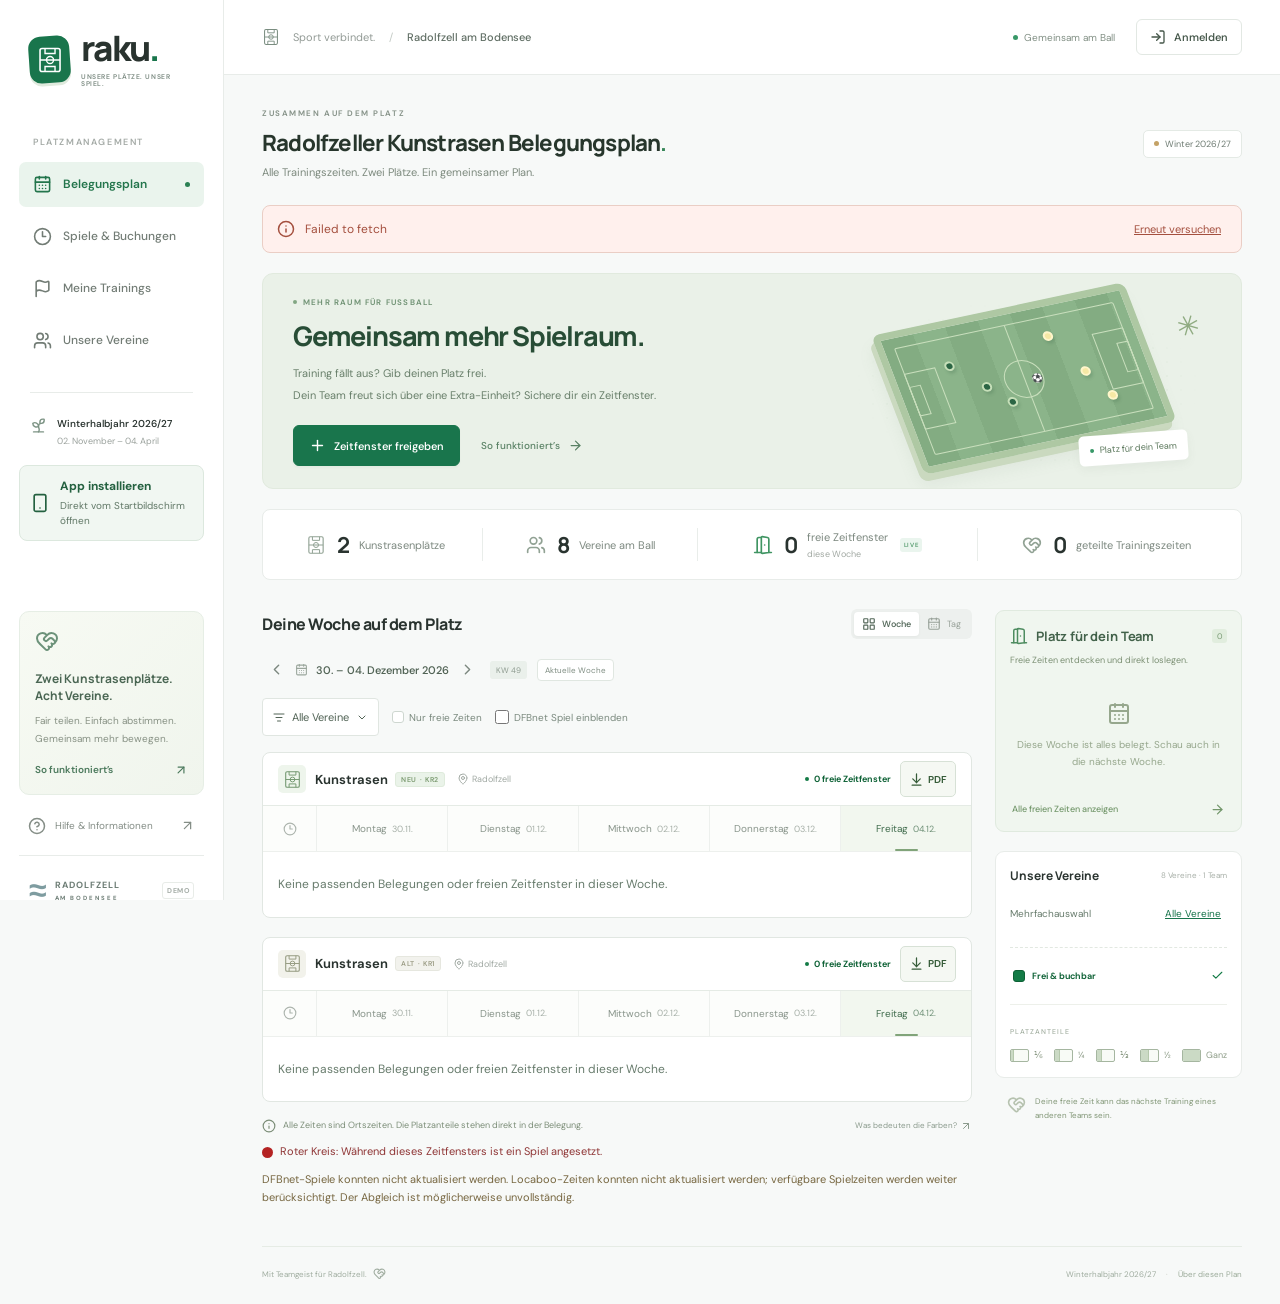
<file: index.html>
<!doctype html>
<html lang="de">
  <head>
    <meta charset="UTF-8" />
    <meta name="viewport" content="width=device-width, initial-scale=1.0" />
    <meta name="theme-color" content="#167647" />
    <meta
      name="description"
      content="Der gemeinsame Kunstrasen-Belegungsplan für Radolfzell. Trainingszeiten finden, freigeben und buchen."
    />
    <link rel="icon" href="/favicon.svg" type="image/svg+xml" />
    <link rel="manifest" href="/manifest.webmanifest" />
    <link
      rel="apple-touch-icon"
      sizes="180x180"
      href="/icons/apple-touch-icon.png"
    />
    <meta name="mobile-web-app-capable" content="yes" />
    <meta name="apple-mobile-web-app-capable" content="yes" />
    <meta name="apple-mobile-web-app-title" content="raku. Plan" />
    <meta name="apple-mobile-web-app-status-bar-style" content="default" />
    <title>Radolfzeller Kunstrasen Belegungsplan</title>
    <script type="module" crossorigin src="/assets/index-mzH3eiSM.js"></script>
    <link rel="stylesheet" crossorigin href="/assets/index-D5mnp-Ts.css">
  </head>
  <body>
    <div id="root"></div>
  </body>
</html>
</file>
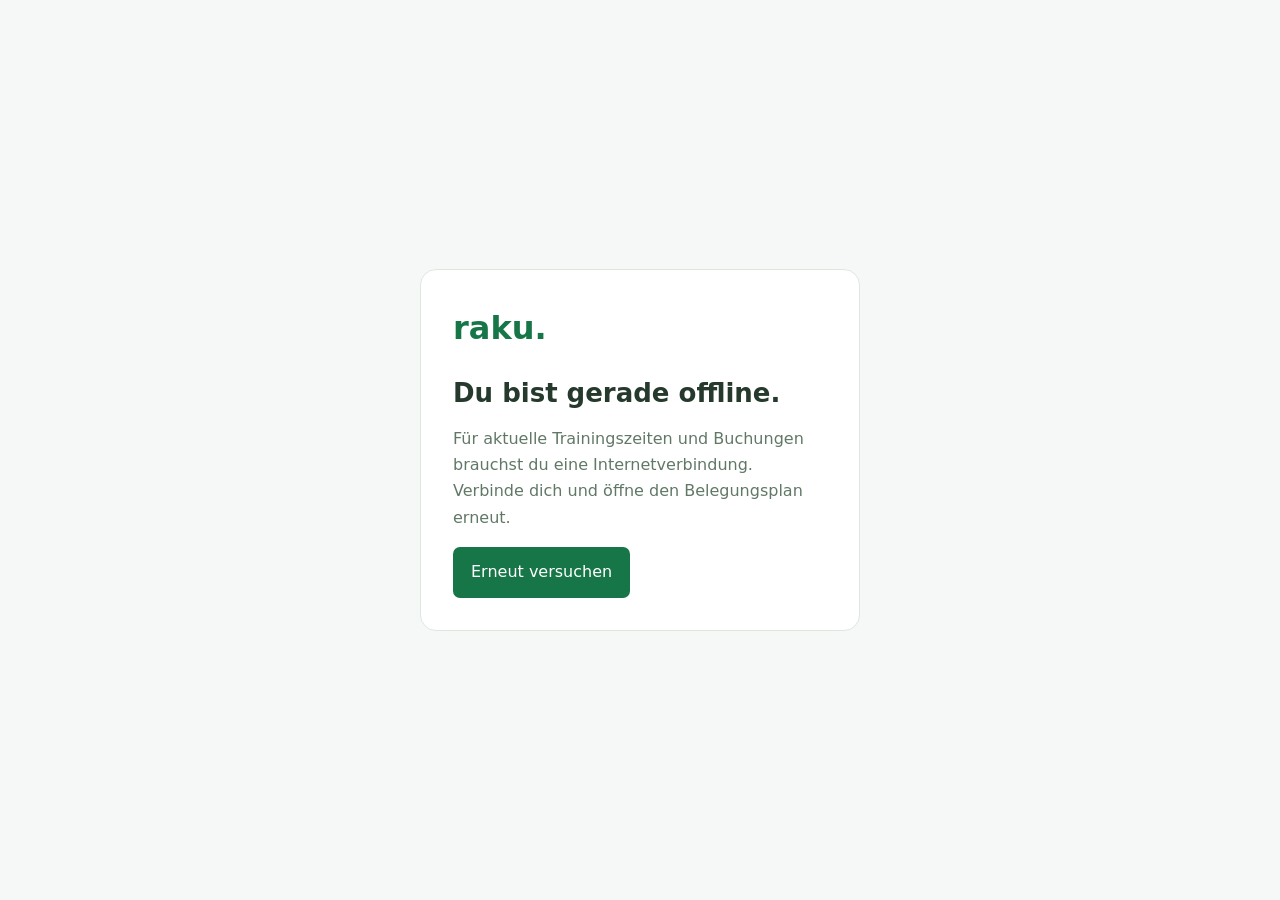
<file: offline.html>
<!doctype html>
<html lang="de">
  <head>
    <meta charset="UTF-8" />
    <meta name="viewport" content="width=device-width, initial-scale=1" />
    <meta name="theme-color" content="#167647" />
    <title>Gerade offline · raku.</title>
    <style>
      * {
        box-sizing: border-box;
      }
      body {
        margin: 0;
        min-height: 100vh;
        display: grid;
        place-items: center;
        padding: 24px;
        background: #f6f8f7;
        color: #25392c;
        font:
          16px/1.65 system-ui,
          sans-serif;
      }
      main {
        width: min(100%, 440px);
        padding: 32px;
        background: white;
        border: 1px solid #dce8de;
        border-radius: 16px;
      }
      .brand {
        color: #167647;
        font-size: 32px;
        font-weight: 800;
        margin: 0;
      }
      h1 {
        font-size: 26px;
        line-height: 1.25;
        margin: 22px 0 16px;
      }
      p {
        color: #617867;
      }
      button {
        min-height: 48px;
        padding: 12px 18px;
        border: 0;
        border-radius: 7px;
        background: #167647;
        color: white;
        font: inherit;
        cursor: pointer;
      }
      button:focus-visible {
        outline: 3px solid #7faa8d;
        outline-offset: 4px;
      }
    </style>
  </head>
  <body>
    <main>
      <p class="brand">raku.</p>
      <h1>Du bist gerade offline.</h1>
      <p>
        Für aktuelle Trainingszeiten und Buchungen brauchst du eine
        Internetverbindung. Verbinde dich und öffne den Belegungsplan erneut.
      </p>
      <button type="button" onclick="window.location.reload()">
        Erneut versuchen
      </button>
    </main>
  </body>
</html>
</file>
<file: assets/index-D5mnp-Ts.css>
.date-field{flex-direction:column;gap:8px;min-width:0;display:flex}.date-control{min-width:0;position:relative}.date-control>input[type=text],.date-control>input[type=password]{font-variant-numeric:tabular-nums;width:100%;min-width:0;padding-right:45px!important}.date-calendar-button,.date-visibility-button{color:#718563;border-radius:0 6px 6px 0;place-items:center;width:34px;display:grid;position:absolute;inset:0 0 0 auto}.date-visibility-button{width:44px}.date-calendar-button:disabled,.date-visibility-button:disabled{opacity:.35;cursor:default}.date-control>.date-native-picker{opacity:0;pointer-events:none;width:100%;height:100%;position:absolute;inset:0}.admin-role-badge{color:#53754b;background:#edf5e7;border:1px solid #dfead7;border-radius:5px;align-items:center;gap:6px;width:max-content;padding:7px 10px;font-size:10px;font-weight:550;display:inline-flex}.pauses-panel-heading{color:#65785c;justify-content:space-between;align-items:center;gap:12px;margin-bottom:18px;font-size:12px;line-height:1.7;display:flex}.pause-series-summary{color:#526a48;background:#f5f8f1;border:1px solid #dfe7d9;border-radius:7px;flex-direction:column;gap:6px;padding:14px;font-size:12px;line-height:1.6;display:flex}.pause-series-summary small{font-size:11px}.booking-exceptions{color:#755b32;overflow-wrap:anywhere;margin-top:12px;font-size:11px;line-height:1.7}.booking-exceptions summary{cursor:pointer;font-weight:600}.booking-exceptions ul{margin:8px 0;padding:0;list-style:none}.booking-exceptions li{flex-direction:column;margin-bottom:8px;display:flex}.keep-bookings-button{white-space:normal;text-align:left;margin-top:12px;line-height:1.6}.preview-dates>.occurrence-reserved{color:#755b32}.series-pauses-panel .pause-series-card>.secondary-button{flex-shrink:0;min-height:44px}.series-pauses-panel .pause-series-card>.secondary-button span{display:inline}.admin-summary{border:1px solid var(--border);background:#fff;border-radius:9px;grid-template-columns:1fr 1fr 1.2fr;margin-bottom:25px;padding:20px;display:grid}.admin-summary>div{border-right:1px solid var(--border);color:#84977d;justify-content:center;align-items:center;gap:11px;font-size:11px;display:flex}.admin-summary>div:last-child{border:0}.admin-summary>div>strong{font-family:var(--heading);color:#42583a;font-size:24px;font-weight:650}.admin-summary span strong{color:#657c5c;font-size:12px;font-weight:600}.admin-summary small{color:#94a48a;margin-top:5px;font-size:9px;display:block}.admin-tabs{border-bottom:1px solid #dfe7dc;gap:24px;margin-bottom:23px;display:flex}.admin-tabs button{color:#91a084;border-bottom:2px solid #0000;align-items:center;gap:8px;padding:12px 3px 15px;font-size:12px;display:flex}.admin-tabs button.active{color:var(--green);border-bottom-color:var(--green);font-weight:600}.admin-toolbar{flex-wrap:wrap;align-items:flex-end;gap:16px;margin-bottom:19px;display:flex}.admin-filter{color:#849577;flex-direction:column;gap:6px;min-width:210px;font-size:10px;display:flex}.admin-filter select{color:#617856;background:#fff;border:1px solid #dfe7d9;border-radius:6px;width:100%;min-height:39px;padding:10px 30px 10px 11px;font-size:11px}.admin-club-filter{width:100%;max-width:520px;margin-bottom:22px}.admin-toolbar>.primary-button{margin-left:auto}.admin-check{color:#7f9271;cursor:pointer;align-items:center;min-height:39px;font-size:11px;line-height:1.7;flex-direction:row!important;gap:8px!important;display:flex!important}.admin-check input,.holiday-check input{width:15px;height:15px;accent-color:var(--green);flex-shrink:0;margin:0}.admin-explainer{color:#8a997e;gap:10px;max-width:750px;margin-bottom:20px;font-size:11px;line-height:1.9;display:flex}.admin-explainer>svg{color:#8eaa7e;flex-shrink:0;margin-top:2px}.series-list{flex-direction:column;gap:12px;display:flex}.series-card{border:1px solid var(--border);background:#fff;border-radius:9px;align-items:center;gap:18px;padding:18px 20px;display:flex}.series-day{color:#8ca17c;background:#f0f5eb;border:1px solid #e0e9d9;border-radius:7px;flex-direction:column;align-items:center;gap:9px;min-width:48px;padding:10px 11px;font-size:10px;display:flex}.series-info{flex:1;min-width:0}.series-card-heading{flex-wrap:wrap;align-items:center;gap:10px;margin-bottom:9px;display:flex}.series-info h3{font-family:var(--heading);color:#4a5e42;letter-spacing:-.3px;font-size:15px;font-weight:650}.series-info>p{color:#85977a;align-items:center;gap:6px;font-size:10px;display:flex}.series-validity{color:#8f9d82;margin-top:8px;font-size:10px}.series-tags{flex-wrap:wrap;align-items:center;gap:6px;display:flex}.series-tags:empty{display:none}.series-tags>span{color:#8b9678;background:#f4f6ed;border:1px solid #e9edde;border-radius:3px;align-items:center;gap:4px;margin-top:10px;padding:4px 6px;font-size:8px;display:inline-flex}.inactive{opacity:.6}.muted-badge{color:#939f87;border:1px solid #e4e7de;border-radius:3px;padding:3px 5px;font-size:8px}.admin-loading{text-align:center;color:#8b9b80;padding:40px;font-size:12px}.admin-users{grid-template-columns:repeat(2,minmax(0,1fr));gap:12px;display:grid}.admin-user-card{border:1px solid var(--border);background:#fff;border-radius:8px;align-items:flex-start;gap:13px;padding:20px 17px;display:flex}.admin-user-avatar{color:#88a275;background:#f3f7ed;border:1px solid #e1ead8;border-radius:50%;place-items:center;min-width:36px;height:36px;margin-top:2px;font-size:11px;display:grid}.admin-user-card h3{font-family:var(--heading);color:#586e4c;font-size:13px;font-weight:650;line-height:1.6}.admin-user-card h3 small{color:#9bae87;background:#edf4e6;border-radius:3px;margin-left:8px;padding:2px 5px;font-family:DM Sans Variable,sans-serif;font-size:8px;font-weight:400}.admin-user-card p{color:#93a285;margin-top:3px;font-size:10px;line-height:1.7}.admin-user-card>.icon-button{flex-shrink:0;margin-left:auto}.account-state{color:#a4aa9a;align-items:center;gap:5px;margin-top:9px;font-size:8px;display:flex}.account-state i{background:#b7baa9;border-radius:50%;width:4px;height:4px}.account-state.active{color:#8ca478}.account-state.active i{background:#7ba864}.admin-dialog{scrollbar-gutter:stable;width:620px;padding:29px 32px}.admin-dialog .modal-subtitle{max-width:480px}.admin-form{gap:19px}.form-columns{grid-template-columns:1fr 1fr;gap:14px;display:grid}.form-columns>label{min-width:0}.admin-form input:disabled{opacity:1;color:#96a189!important;background:#f4f6f0!important}.admin-form select:disabled{color:#8c9c7c;opacity:1;background:#f5f7f2}.admin-fieldset{border:1px solid #e1e9da;border-radius:8px;min-width:0;margin:0;padding:17px 16px 16px}.admin-fieldset legend{color:#6c855b;padding:0 7px;font-size:11px;font-weight:600}.admin-fieldset>.admin-check{margin-top:-4px;margin-bottom:10px}.holiday-check{cursor:pointer;align-items:flex-start;padding:0;flex-direction:row!important;gap:10px!important;display:flex!important}.holiday-check>input{margin-top:3px}.holiday-check>svg{color:#98b088;flex-shrink:0;margin-left:auto}.holiday-check strong{color:#6d865c;font-size:11px;font-weight:550;display:block}.holiday-check small{color:#9bab8e;margin-top:5px;font-size:9px;font-weight:400;line-height:1.8;display:block}.holiday-dates{border-top:1px dashed #dee7d5;flex-direction:column;gap:8px;margin-top:12px;padding:12px 0 2px;display:flex}.holiday-dates>span{color:#9daa8f;justify-content:space-between;gap:9px;font-size:9px;display:flex}.holiday-dates strong{color:#82986e;font-weight:500}.holiday-dates a{color:#6f925c;text-underline-offset:3px;align-items:center;gap:5px;margin-top:4px;font-size:9px;text-decoration:underline;display:flex}.pause-row{border-top:1px solid #e5ecde;margin-top:16px;padding-top:16px}.pause-row-heading{align-items:center;gap:10px;margin-bottom:12px;display:flex}.pause-row-heading label{flex:1}.pause-row-heading>.icon-button{align-self:flex-end;margin-bottom:8px}.add-pause-button{color:#6a8c57;background:#f9fbf6;border:1px dashed #ceddc3;border-radius:5px;align-items:center;gap:5px;margin-top:17px;padding:9px 11px;font-size:10px;font-weight:500;display:flex}.field-hint{color:#9aab8a;margin-top:9px;font-size:9px;line-height:1.8}.admin-form-actions{border-top:1px solid #e9eee2;justify-content:flex-end;align-items:center;gap:10px;margin-top:2px;padding-top:19px;display:flex}.plan-preview{background:#f2f8ec;border:1px solid #dcebd1;border-radius:9px;padding:16px}.preview-heading{color:#74945e;align-items:center;gap:8px;font-size:12px;display:flex}.preview-heading strong{font-weight:600}.preview-counts{color:#8c9e7b;flex-wrap:wrap;gap:16px;margin:14px 0;font-size:10px;display:flex}.preview-counts b{color:#65814f;font-size:15px;font-family:var(--heading);margin-right:4px}.plan-preview details{border-top:1px solid #deead4;padding-top:12px}.plan-preview summary{cursor:pointer;color:#769262;justify-content:space-between;align-items:center;font-size:10px;list-style:none;display:flex}.preview-dates{flex-direction:column;gap:9px;padding-top:14px;display:flex}.preview-dates>div{color:#6b8f55;justify-content:space-between;align-items:center;gap:10px;font-size:9px;line-height:1.6;display:flex}.preview-dates>div>span:first-child{flex-shrink:0}.preview-dates>div>span:last-child{text-align:right}.preview-dates>.occurrence-outside{color:#abb69f}.preview-dates>.occurrence-pause,.preview-dates>.occurrence-holiday{color:#a49163}.preview-dates>.occurrence-released{color:#82a576}.has-conflicts{background:#fff6ef;border-color:#eedbcb}.has-conflicts .preview-heading{color:#b38260}.preview-conflicts{color:#ac8466;padding:10px 0 13px;font-size:10px;line-height:1.8}.preview-conflicts p+p{margin-top:6px}.preview-conflicts p:last-child{margin-top:12px}.login-role-switch{background:#f0f5ec;border:1px solid #e2e9db;border-radius:7px;gap:4px;padding:4px;display:flex}.login-role-switch button{color:#8a9c7b;border-radius:4px;flex:1;justify-content:center;align-items:center;gap:7px;min-height:35px;font-size:11px;display:flex}.login-role-switch button.active{color:#507941;background:#fff;font-weight:550;box-shadow:0 1px 4px #577c3b12}.login-empty-note{color:#929f86;font-size:11px;line-height:1.8}.booking-mode .login-role-switch button{min-height:44px}.booking-area{border:0;min-width:0;margin:0;padding:0}.booking-area legend{color:#647557;margin-bottom:10px;padding:0;font-size:12px}.booking-mode>p,.booking-series-note{color:#647557;margin-top:10px;font-size:12px;line-height:1.65}.booking-series-preview details{margin-top:14px}.booking-series-preview summary,.booking-series-preview .preview-dates>div{font-size:12px}.booking-series-preview .preview-dates{max-height:220px;overflow-y:auto}.booking-series-preview.has-conflicts .preview-dates>div{color:#8d5733}@media (width<=1000px){.admin-toolbar{gap:12px}.admin-summary{padding:17px 10px}.admin-summary>div{gap:7px;font-size:10px}.admin-summary>div>svg{width:17px}.admin-summary span strong{font-size:11px}.admin-users{grid-template-columns:1fr}.series-card{gap:13px;padding:17px 14px}.series-card>.secondary-button span{display:none}.series-card>.secondary-button{padding:9px}.series-info h3{font-size:13px}.admin-toolbar>.primary-button{margin-left:0}}@media (width<=640px){.admin-summary{grid-template-columns:1fr 1fr;padding:15px 5px}.admin-summary>div{gap:7px;font-size:10px}.admin-summary>div>strong{font-size:21px}.admin-summary>div:nth-child(2){border-right:0}.admin-summary>div:last-child{border-top:1px solid #e5ebde;grid-column:1/-1;margin-top:15px;padding-top:15px}.admin-summary>div:last-child>span{align-items:center;gap:8px;display:flex}.admin-summary small{margin-top:0}.admin-tabs{gap:21px}.admin-tabs button{font-size:12px}.admin-toolbar{gap:10px}.admin-filter{flex:1;min-width:170px}.admin-filter select{min-height:43px;font-size:12px}.admin-toolbar>.admin-check{font-size:10px}.admin-toolbar>.primary-button{width:100%;min-height:42px;font-size:12px}.admin-explainer{margin-bottom:18px;font-size:11px;line-height:1.8}.series-card{align-items:flex-start;gap:10px;padding:15px 11px}.series-day{gap:8px;min-width:35px;padding:9px 7px;font-size:9px}.series-day svg{width:17px}.series-card-heading{gap:6px;margin-top:2px}.series-info h3{font-size:13px}.series-info>p{flex-wrap:wrap;gap:4px;font-size:9px;line-height:1.6}.series-validity{font-size:9px;line-height:1.7}.series-card>.secondary-button{min-height:32px;padding:7px}.series-tags>span{font-size:8px;line-height:1.6}.admin-user-card{gap:11px;padding:18px 13px}.admin-user-card h3{font-size:14px}.admin-user-card p{font-size:11px}.account-state{font-size:9px}.admin-dialog{scrollbar-gutter:auto;width:100%;padding:25px 20px}.admin-dialog .modal-subtitle{font-size:12px}.admin-form .form-columns{gap:10px}.admin-form .form-columns label{font-size:10px}.admin-form .form-columns input{min-height:44px;padding:10px 7px;font-size:12px}.admin-form .form-columns select{min-height:44px;padding:10px 6px;font-size:11px}.admin-fieldset{padding:15px 12px}.admin-fieldset legend{font-size:11px}.admin-fieldset .admin-check{min-height:42px;margin-bottom:13px;font-size:10px;line-height:1.8}.holiday-check strong{font-size:11px;line-height:1.7}.holiday-check small{font-size:10px}.holiday-check>svg{width:16px}.holiday-dates>span{font-size:9px}.holiday-dates>span strong{max-width:55%;line-height:1.6}.add-pause-button{min-height:40px;font-size:11px}.field-hint{font-size:10px}.pause-row-heading label{font-size:11px}.pause-row-heading input{font-size:13px!important}.admin-form-actions{justify-content:space-between;gap:8px}.admin-form-actions .primary-button{padding:12px 11px;font-size:11px!important}.admin-form-actions .secondary-button{min-height:44px;padding:12px 10px;font-size:11px}.preview-heading{font-size:11px;line-height:1.6}.preview-heading svg{flex-shrink:0}.preview-dates>div{font-size:10px}.preview-counts{gap:10px}.plan-preview{padding:14px 12px}.preview-conflicts{font-size:11px}.login-role-switch button{min-height:40px;font-size:12px}.admin-role-badge{font-size:10px}}.statistics-page .subpage-heading{align-items:flex-start}.statistics-page .season-pill{white-space:nowrap}.statistics-explanation{color:#4d6758;background:#eef5f0;border:1px solid #dce9e1;border-radius:9px;padding:0 16px;font-size:12px;line-height:1.7}.statistics-explanation svg{vertical-align:middle;margin:0 5px}.statistics-explanation summary{cursor:pointer;min-height:44px;padding:12px 0;font-weight:600}.statistics-explanation summary:focus-visible{outline:2px solid var(--green);outline-offset:3px}.statistics-explanation p{padding-bottom:14px}.statistics-toolbar{justify-content:space-between;align-items:end;gap:16px;margin:24px 0 16px;display:flex}.statistics-club-filter{gap:7px;width:310px;min-width:0;max-width:100%;display:grid}.statistics-toolbar label{font-size:12px;font-weight:600}.statistics-toolbar select{border:1px solid var(--border);color:#374b3e;background:#fff;border-radius:7px;width:100%;min-width:0;min-height:44px;padding:9px 12px}.statistics-toolbar p,.statistics-loading{color:#687a6d;font-size:12px}.statistics-loading{padding:24px 0}.statistics-table-frame{border:1px solid var(--border);background:#fff;border-radius:10px;overflow:hidden}.statistics-table{border-collapse:collapse;width:100%;font-size:14px}.statistics-table th,.statistics-table td{text-align:left;border-bottom:1px solid var(--border);padding:15px 20px}.statistics-table thead{color:#4f6958;background:#f0f5f2;font-size:12px}.statistics-table thead th{font-weight:600}.statistics-table thead small{margin-top:4px;font-size:10px;font-weight:400;display:block}.statistics-table thead button{min-height:44px;font-weight:inherit;background:0 0;border:0;justify-content:flex-end;align-items:center;gap:5px;padding:0;display:inline-flex}.statistics-table th[aria-sort=descending]{color:var(--green)}.statistics-table .statistics-number{text-align:right;font-variant-numeric:tabular-nums;width:160px}.statistics-table .statistics-rank{text-align:center;color:#687a6d;font-variant-numeric:tabular-nums;width:65px}.statistics-table .statistics-weekly{color:var(--green);font-weight:650}.statistics-team{align-items:center;gap:12px;display:flex}.statistics-team strong{font-size:14px;font-weight:650;display:block}.statistics-team span:not(.club-crest){color:#687a6d;margin-top:4px;font-size:12px;font-weight:400;display:block}.statistics-duration{font-weight:650}.statistics-table tbody tr:hover{background:#f8fbf9}.statistics-table tfoot{background:#eef5f0;font-weight:700}.statistics-table tfoot th,.statistics-table tfoot td{border-bottom:0}@media (width<=760px){.statistics-page .subpage-heading,.statistics-toolbar{flex-direction:column;align-items:flex-start}.statistics-table .statistics-rank{display:none}.statistics-table th,.statistics-table td{padding:13px 10px}.statistics-table .statistics-number{width:110px}}@media (width<=480px){.statistics-table{table-layout:fixed;font-size:12px}.statistics-table th,.statistics-table td{padding:12px 7px}.statistics-table thead{font-size:10px}.statistics-table thead button{flex-direction:column;align-items:flex-end;gap:2px}.statistics-table thead small{font-size:9px}.statistics-table .statistics-number{width:64px}.statistics-table .statistics-weekly{width:73px}.statistics-table .statistics-number:last-child{width:80px}.statistics-team .club-crest{display:none}.statistics-team strong{overflow-wrap:anywhere;font-size:12px}.statistics-team span:not(.club-crest){overflow-wrap:anywhere;font-size:10px;line-height:1.5}}.game-friendly-badge{color:#fff;white-space:nowrap;background:#315b7a;flex-shrink:0;justify-content:center;align-items:center;width:25px;height:20px;font-size:10px;font-weight:800;line-height:1;text-decoration:none;display:inline-flex}.locaboo-page{min-width:0}.locaboo-source-note{color:#36556d;background:#f4f9fc;border:1px solid #d7e6ef;border-left:4px solid #5487ac;border-radius:10px;padding:16px 20px}.locaboo-source-note p{margin:6px 0 0;font-size:13px;line-height:1.65}.locaboo-toolbar{flex-wrap:wrap;align-items:center;gap:12px;margin:22px 0;display:flex}.locaboo-toolbar label{gap:5px;font-size:12px;font-weight:600;display:grid}.locaboo-toolbar select{color:#36513d;max-width:250px;font:inherit;background:#fff;border:1px solid #dce5d7;border-radius:8px;padding:9px 12px}.locaboo-status{flex-wrap:wrap;justify-content:space-between;gap:8px;margin-bottom:14px;display:flex}.locaboo-status span,.locaboo-scroll-hint{color:#667668;font-size:12px}.locaboo-scroll-hint{line-height:1.6}.locaboo-detail{background:#fff;border:1px solid #b9d0df;border-radius:10px;margin-bottom:18px;padding:18px 46px 18px 18px;position:relative}.locaboo-detail>button{position:absolute;top:8px;right:8px}.locaboo-detail h3{margin:0;font-size:17px}.locaboo-detail p{margin:8px 0;font-size:13px;line-height:1.6}.locaboo-detail small{color:#647b8c}.locaboo-booked-area{background:#f8f4fd;border:1px solid #e2d7f1;border-radius:8px;flex-wrap:wrap;align-items:center;gap:10px 14px;margin:12px 0;padding:10px 12px;display:flex}.locaboo-area-meter{flex:none;grid-template-columns:repeat(4,1fr);gap:3px;width:100px;display:grid}.locaboo-area-meter span{background:#fff;border:1px solid #c7b8d9;border-radius:3px;height:18px}.locaboo-area-meter .is-booked{background:#7426cc;border-color:#7426cc}.locaboo-booked-area p{margin:0}.locaboo-booked-area strong,.locaboo-booked-area p>span{display:block}.locaboo-booked-area p>span{color:#665773}.locaboo-empty{background:#f2f5ef;border-radius:8px;padding:20px;font-size:14px;line-height:1.7}.locaboo-timeline{background:#fff;border:1px solid #dce5d7;border-radius:12px;max-width:100%;overflow-x:auto}.locaboo-timeline:focus-visible{outline-offset:3px;outline:3px solid #5487ac}.locaboo-timeline-inner{min-width:1100px;padding-right:28px}.locaboo-axis,.locaboo-resource{grid-template-columns:150px 1fr;display:grid}.locaboo-axis{color:#647669;padding:15px 0;font-size:10px}.locaboo-axis>span{padding-left:14px}.locaboo-axis>div{position:relative}.locaboo-axis>div>span{white-space:nowrap;position:absolute;transform:translate(-50%)}.locaboo-day h3{color:#36513d;background:#f4f7f1;border-top:1px solid #dce5d7;border-bottom:1px solid #dce5d7;margin:0;padding:10px 14px;font-size:13px}.locaboo-resource>strong{color:#60745f;border-right:1px solid #dce5d7;padding:16px 14px;font-size:12px}.locaboo-track{background:repeating-linear-gradient(to right, #dce5d780 0, #dce5d780 1px, transparent 1px, transparent calc(100% / var(--hours)));border-bottom:1px solid #edf1ea;position:relative}.locaboo-event{color:#264d69;text-align:left;cursor:pointer;background:#e9f3fa;border:1px solid #abcade;border-left:3px solid #5285aa;border-radius:6px;flex-direction:column;justify-content:center;align-items:flex-start;gap:4px;min-width:6px;height:68px;padding:7px 8px;display:flex;position:absolute;overflow:hidden}.locaboo-event[data-resource="72781"]{color:#31563e;background:#eaf3ed;border-color:#b1cfbb #b1cfbb #b1cfbb #538267}.locaboo-event[data-resource="53227"]{color:#6d512d;background:#f7f0e7;border-color:#ddc7a7 #ddc7a7 #ddc7a7 #a77b3e}.locaboo-event.locaboo-booking-event{border-top:3px solid #6d28d9;padding-right:22px}.locaboo-booking-event .locaboo-booking-status{box-sizing:border-box;width:100%;padding-right:24px}.locaboo-event .locaboo-box-area{color:#5b21b6;background:#f4edff;border:1px solid #d4bfee;border-radius:4px;padding:1px 4px;font-size:10px;font-weight:700;line-height:15px;position:absolute;bottom:4px;right:5px}.locaboo-booking-event:after,.locaboo-booking-key:after{content:"";clip-path:polygon(0 0,100% 0,100% 100%);pointer-events:none;background:#6d28d9;width:22px;height:22px;position:absolute;top:0;right:0}.locaboo-booking-key{background:#e9f3fa;border:1px solid #abcade;border-top:3px solid #6d28d9;border-radius:3px;flex:0 0 22px;width:22px;height:18px;position:relative;overflow:hidden}.locaboo-booking-key:after{width:12px;height:12px}.locaboo-event:hover,.locaboo-event[aria-pressed=true]{filter:brightness(.95);z-index:1;box-shadow:0 0 0 2px #5285aa55}.locaboo-event:focus-visible{outline-offset:2px;z-index:2;outline:3px solid #264d69}.locaboo-event strong,.locaboo-event small,.locaboo-event span{text-overflow:ellipsis;white-space:nowrap;max-width:100%;display:block;overflow:hidden}.locaboo-event strong{font-size:12px}.locaboo-event small,.locaboo-event span{font-size:10px}.locaboo-no-booking{color:#8c998a;margin:27px 12px;font-size:11px;display:inline-block}.locaboo-empty-day{color:#8c998a;margin:0;padding:10px 14px;font-size:11px}.game-layer-controls{flex-wrap:wrap;gap:20px;margin:0 0 18px;font-size:13px;display:flex}.game-layer-controls label{align-items:center;gap:8px;min-height:35px;display:inline-flex}.game-layer-controls input{accent-color:#19754c;width:17px;height:17px}.game-source-status{color:#526757;margin:12px 0 20px;font-size:12px;line-height:1.8}.game-source-status summary{cursor:pointer;font-weight:600}.game-source-status ul{padding-left:20px}.game-source-warning{color:#795b24;background:#fff8e9;border:1px solid #e6cf9d;border-radius:8px;margin-bottom:14px;padding:14px;font-size:13px;line-height:1.6}.locaboo-event.club-game-event{color:#36513d;background:#fff;border:1px dashed #76917d;border-left:4px solid #365f43;box-shadow:1px 2px 5px #29332f0d}.club-game-event[data-match-status=cancelled]{opacity:.7;text-decoration:line-through}.game-match-status{color:#73612d;background:#f7f0df;border-radius:6px;padding:6px 9px;font-size:13px;display:inline-block}.game-match-status.status-matched{color:#2d6140;background:#e6f3e9}.game-untimed{text-align:left;color:#73612d;background:#fffcf3;border:1px dashed #cfbf93;border-radius:6px;margin:8px 14px;padding:12px 16px;font-size:12px;display:block;position:relative}.club-game-event>.game-friendly-badge,.game-untimed>.game-friendly-badge{border-bottom-left-radius:5px;position:absolute;top:0;right:0}.club-game-event[data-friendly]>small{padding-right:24px}.club-game-event[data-friendly][data-booking-warning]>small{padding-right:47px}.club-game-event[data-friendly] .game-booking-alert-corner{right:25px}.game-untimed[data-friendly]{padding-right:40px}.locaboo-day{position:relative}.game-connections{pointer-events:none;width:100%;height:100%;position:absolute;inset:0;overflow:visible}.game-connection{fill:none;stroke:#a76719;stroke-width:2px;stroke-dasharray:5 4;stroke-linejoin:round}.game-connection[data-status=matched]{stroke:#26764c;stroke-dasharray:none}.game-connection[data-active]{stroke-width:3px}.locaboo-event{z-index:1}.locaboo-event[data-related]{outline-offset:2px;outline:2px solid #26764c}.locaboo-event[data-related][data-match-status=different],.locaboo-event[data-related][data-match-status=unclear]{outline-color:#a76719}.locaboo-event[data-match-status=matched]{border-color:#39805b}.locaboo-event[data-match-status=missing],.game-match-status.status-missing{color:#913232;background:#fff0f0;border-color:#bc4545}.game-missing-bookings{color:#913232;background:#fff0f0;border:1px solid #d45b5b;border-left:4px solid #b42323;border-radius:8px;align-items:center;gap:10px;margin:0 0 16px;padding:12px 14px;font-size:13px;line-height:1.5;display:flex}.game-missing-bookings>svg{flex-shrink:0}.club-game-event[data-booking-warning]{border-style:solid;justify-content:flex-start;gap:3px;padding-top:6px;padding-bottom:26px}.club-game-event[data-booking-warning]>small{padding-right:13px}.club-game-event .game-booking-alert-corner{color:#fff;background:#b42323;border-bottom-left-radius:6px;place-items:center;width:21px;height:21px;display:grid;position:absolute;top:0;right:0}.club-game-event .game-booking-warning{color:#fff;text-align:center;white-space:normal;text-overflow:clip;background:#b42323;justify-content:center;align-items:center;width:100%;height:24px;padding:2px 3px;font-size:10px;font-weight:700;line-height:10px;display:flex;position:absolute;bottom:0;left:0}.locaboo-event[data-match-status=different],.locaboo-event[data-match-status=unclear],.game-match-status.status-different,.game-match-status.status-unclear{color:#79551e;background:#fff8e9;border-color:#b48a3c}.locaboo-event[data-match-status=unavailable],.locaboo-event[data-match-status=other],.game-match-status.status-unavailable,.game-match-status.status-other{color:#59655f;background:#f1f4f2;border-color:#a0a9a5}.locaboo-event.locaboo-booking-event{border-top-color:#6d28d9}.game-connection-legend{color:#526757;flex-wrap:wrap;gap:10px 20px;margin:-4px 0 20px;font-size:12px;display:flex}.locaboo-request-form{background:#fff;border:1px solid #c7d5cb;border-radius:8px;gap:12px;margin:18px 0;padding:16px;display:grid}.locaboo-request-form label{gap:7px;font-size:13px;display:grid}.locaboo-request-form input{background:#fff;border:1px solid #c7d5cb;border-radius:6px;width:100%;min-width:0;padding:10px}.locaboo-request-form input:read-only{background:#f4f7f1}.locaboo-request-draft{background:#f1f7f3;border-radius:6px;gap:10px;padding:14px;display:grid}.game-connection-legend>span{align-items:center;gap:7px;display:inline-flex}.connection-key{color:#26764c;background:#e6f3e9;border:1px solid;border-radius:4px;justify-content:center;align-items:center;width:22px;height:20px;font-size:18px;font-style:normal;display:inline-flex}.connection-key.missing{color:#bc4545;background:#fff0f0}.connection-key.review{color:#a76719;background:#fff8e9;border-style:dashed}.connection-key.unavailable{color:#87948d;background:#f1f4f2}@media (width<=600px){.locaboo-toolbar{gap:10px}.locaboo-toolbar .week-navigation{justify-content:space-between;width:100%}.locaboo-toolbar label{flex:1;min-width:120px}.locaboo-toolbar select{width:100%;max-width:100%}.locaboo-source-note{padding:12px 14px}}.club-select.calendar-club-filter{max-width:210px;padding:0;display:block}.calendar-club-filter>summary{cursor:pointer;color:#526456;align-items:center;gap:7px;min-height:36px;padding:8px 10px;font-size:11px;list-style:none;display:flex}.calendar-club-filter>summary::-webkit-details-marker{display:none}.calendar-club-filter>summary:focus-visible{outline:2px solid var(--green);outline-offset:3px}.club-filter-summary{text-overflow:ellipsis;white-space:nowrap;flex:1;min-width:0;overflow:hidden}.club-filter-options{z-index:15;background:#fff;border:1px solid #dce6df;border-radius:8px;width:min(330px,100vw - 32px);max-height:min(70vh,490px);padding:10px;position:absolute;top:calc(100% + 6px);right:0;overflow-y:auto;box-shadow:0 10px 30px #233c2926}.club-filter-options>p{color:#637769;margin:2px 6px 8px;font-size:11px;line-height:1.6}.club-filter-option{text-align:left;color:#526456;border-radius:5px;align-items:center;gap:9px;width:100%;min-height:44px;padding:8px;font-size:12px;display:flex}.club-filter-option>span:not(.club-crest):not(.free-swatch){flex:1}.club-filter-option:hover,.club-filter-option[aria-pressed=true]{color:var(--green);background:#edf5ef}.club-filter-done{background:var(--green);color:#fff;border-radius:5px;width:100%;margin-top:8px;padding:10px;font-size:12px}.legend-filter-actions{color:#687c6d;justify-content:space-between;align-items:center;gap:8px;padding:0 0 8px;font-size:10px;display:flex}.legend-filter-actions button{min-height:32px;color:var(--green);text-decoration:underline}.calendar-filter-empty{color:#687c6d;padding:22px 15px;font-size:12px;line-height:1.7}@media (width<=640px){.club-select.calendar-club-filter{max-width:min(210px,55vw)}.calendar-club-filter>summary{min-height:40px}.club-filter-options{left:0;right:auto}}.slot-game-dot{background:#b42323;border-radius:50%;flex:0 0 1em;width:1em;height:1em;display:inline-block}.slot-team .team-name{align-items:center;gap:.35em;min-width:0;max-width:100%;display:inline-flex}.slot-team-name{text-overflow:ellipsis;min-width:0;overflow:hidden}.training-games-status>.slot-game-dot{margin-top:.3em}.slot-game-warnings{gap:5px;min-width:0;margin-top:7px;display:grid}.slot-game-warning{color:#952727;text-align:left;white-space:normal;overflow-wrap:anywhere;background:#fff0f0;border:1px solid #e6aaaa;border-left:3px solid #b42323;border-radius:4px;gap:3px;min-width:0;padding:6px;font-size:10px;line-height:1.35;display:grid;position:relative}.slot-game-warning>.game-friendly-badge{border-radius:0 3px 0 4px;position:absolute;top:0;right:0}.slot-game-warning[data-friendly]>strong{padding-right:25px}.slot-game-warning>strong{align-items:center;gap:4px;font-size:10px;display:flex}.slot-game-warning svg{flex-shrink:0}.slot-game-time{font-weight:700}.slot-game-name{font-size:9px}.slot-card .slot-game-name{display:none}.training-games-status{color:#8f3636;align-items:flex-start;gap:7px;margin:10px 0;font-size:11px;line-height:1.6;display:flex}.training-games-status svg{flex-shrink:0;margin-top:2px}.training-games-source-status{color:#776741;margin-bottom:8px;font-size:11px;line-height:1.6}.training-game-detail{color:#952727;background:#fff8f8;border:1px solid #e6aaaa;border-radius:6px;margin:14px 0;padding:12px;font-size:12px;line-height:1.6}.training-game-detail a{margin-top:5px;text-decoration:underline;display:block}.day-view .slot-card.has-game-conflict{grid-template-columns:minmax(0,1fr) minmax(120px,1fr);align-items:start;column-gap:8px;display:grid}.day-view .slot-card.has-game-conflict>.slot-top{grid-area:1/1}.day-view .slot-card.has-game-conflict>.slot-bottom{grid-area:2/1}.day-view .slot-card.has-game-conflict>.slot-game-warnings{grid-area:1/2/span 2;margin-top:0}@media (width<=640px){.schedule-page .slot-card.has-game-conflict{grid-column:1/-1;grid-template-columns:minmax(0,1fr) minmax(120px,1fr);align-items:start;column-gap:8px;display:grid}.schedule-page .slot-card.has-game-conflict>.slot-top{grid-area:1/1}.schedule-page .slot-card.has-game-conflict>.slot-bottom{grid-area:2/1}.schedule-page .slot-card.has-game-conflict>.slot-game-warnings{grid-area:1/2/span 2;margin-top:0}}.sidebar-app-install{color:#246140;text-align:left;background:#f1f7f2;border:1px solid #dce8de;border-radius:8px;flex-shrink:0;align-items:center;gap:10px;width:100%;margin-top:18px;padding:12px 10px;display:flex}.sidebar-app-install:hover{background:#e6f1e8}.sidebar-app-install>svg{flex-shrink:0}.sidebar-app-install strong{font-size:12px;display:block}.sidebar-app-install small{color:#617867;margin-top:4px;font-size:10px;line-height:1.5;display:block}.app-install-preview{align-items:center;gap:16px;margin:20px 0;display:flex}.app-install-preview img{border-radius:15px;flex-shrink:0}.app-install-preview strong{font-size:15px;display:block}.app-install-preview p{color:#617867;margin:7px 0 0;font-size:13px;line-height:1.6}.app-install-action{width:100%}.app-install-status{color:#536c5b;margin:16px 0;font-size:13px;line-height:1.7}.app-install-guides{gap:10px;display:grid}.app-install-guides details{border:1px solid #dce8de;border-radius:8px;padding:0 14px}.app-install-guides summary{cursor:pointer;color:#28543a;padding:14px 0;font-size:14px;font-weight:650}.app-install-guides ol{margin:0 0 16px;padding-left:20px}.app-install-guides li+li{margin-top:10px}.app-install-guides li,.app-install-guides p{color:#536c5b;font-size:13px;line-height:1.7}.app-install-guides p{margin:0 0 16px}.app-install-online{color:#617867;gap:9px;margin:20px 0 0;font-size:12px;line-height:1.6;display:flex}.app-install-online svg{flex-shrink:0;margin-top:2px}.sidebar-app-install:focus-visible,.app-install-guides summary:focus-visible{outline:2px solid var(--green);outline-offset:3px}@font-face{font-family:DM Sans Variable;font-style:normal;font-display:swap;font-weight:100 1000;src:url(/assets/dm-sans-latin-ext-wght-normal-BOFOeGcA.woff2)format("woff2-variations");unicode-range:U+100-2BA,U+2BD-2C5,U+2C7-2CC,U+2CE-2D7,U+2DD-2FF,U+304,U+308,U+329,U+1D00-1DBF,U+1E00-1E9F,U+1EF2-1EFF,U+2020,U+20A0-20AB,U+20AD-20C0,U+2113,U+2C60-2C7F,U+A720-A7FF}@font-face{font-family:DM Sans Variable;font-style:normal;font-display:swap;font-weight:100 1000;src:url(/assets/dm-sans-latin-wght-normal-Xz1IZZA0.woff2)format("woff2-variations");unicode-range:U+??,U+131,U+152-153,U+2BB-2BC,U+2C6,U+2DA,U+2DC,U+304,U+308,U+329,U+2000-206F,U+20AC,U+2122,U+2191,U+2193,U+2212,U+2215,U+FEFF,U+FFFD}@font-face{font-family:Manrope Variable;font-style:normal;font-display:swap;font-weight:200 800;src:url([data-uri])format("woff2-variations");unicode-range:U+460-52F,U+1C80-1C8A,U+20B4,U+2DE0-2DFF,U+A640-A69F,U+FE2E-FE2F}@font-face{font-family:Manrope Variable;font-style:normal;font-display:swap;font-weight:200 800;src:url(/assets/manrope-cyrillic-wght-normal-Dvxsihut.woff2)format("woff2-variations");unicode-range:U+301,U+400-45F,U+490-491,U+4B0-4B1,U+2116}@font-face{font-family:Manrope Variable;font-style:normal;font-display:swap;font-weight:200 800;src:url(/assets/manrope-greek-wght-normal-DL7QRZyv.woff2)format("woff2-variations");unicode-range:U+370-377,U+37A-37F,U+384-38A,U+38C,U+38E-3A1,U+3A3-3FF}@font-face{font-family:Manrope Variable;font-style:normal;font-display:swap;font-weight:200 800;src:url(/assets/manrope-vietnamese-wght-normal-usUDDRr7.woff2)format("woff2-variations");unicode-range:U+102-103,U+110-111,U+128-129,U+168-169,U+1A0-1A1,U+1AF-1B0,U+300-301,U+303-304,U+308-309,U+323,U+329,U+1EA0-1EF9,U+20AB}@font-face{font-family:Manrope Variable;font-style:normal;font-display:swap;font-weight:200 800;src:url(/assets/manrope-latin-ext-wght-normal-Ch3YOpNY.woff2)format("woff2-variations");unicode-range:U+100-2BA,U+2BD-2C5,U+2C7-2CC,U+2CE-2D7,U+2DD-2FF,U+304,U+308,U+329,U+1D00-1DBF,U+1E00-1E9F,U+1EF2-1EFF,U+2020,U+20A0-20AB,U+20AD-20C0,U+2113,U+2C60-2C7F,U+A720-A7FF}@font-face{font-family:Manrope Variable;font-style:normal;font-display:swap;font-weight:200 800;src:url(/assets/manrope-latin-wght-normal-DHIcAJRg.woff2)format("woff2-variations");unicode-range:U+??,U+131,U+152-153,U+2BB-2BC,U+2C6,U+2DA,U+2DC,U+304,U+308,U+329,U+2000-206F,U+20AC,U+2122,U+2191,U+2193,U+2212,U+2215,U+FEFF,U+FFFD}:root{color:#29332f;font-synthesis:none;--green:#19754c;--deep-green:#165c3d;--free-slot-green:#137b46;--free-slot-border:#0d6135;--muted:#89908c;--border:#e8ece9;--heading:"Manrope Variable", sans-serif;background:#f7f9f8;font-family:DM Sans Variable,sans-serif;font-weight:400}*{box-sizing:border-box}body{margin:0}button,input,select,textarea{font:inherit}button,a,input,select,textarea{-webkit-tap-highlight-color:transparent}button{cursor:pointer;color:inherit}button:disabled{cursor:not-allowed;opacity:.4}button,a,input,select,textarea{outline-offset:4px}button:focus-visible,a:focus-visible,input:focus-visible,select:focus-visible,textarea:focus-visible{outline:2px solid #288558}button{transition:background .16s,box-shadow .16s,transform .16s}button:not(:disabled):active{transform:translateY(1px)}a{color:inherit;text-decoration:none}button svg{flex-shrink:0}p,h1,h2,h3,h4{margin:0}button{background:0 0;border:0}::selection{background:#cbe8d5}button,input,select,textarea{touch-action:manipulation}.app-shell{min-height:100vh}.sidebar{border-right:1px solid var(--border);z-index:30;background:#fff;flex-direction:column;width:224px;padding:31px 19px 0;display:flex;position:fixed;top:0;bottom:0;left:0;overflow-y:auto}.brand{font-family:var(--heading);letter-spacing:-1.8px;align-items:center;gap:11px;margin:0 10px 48px;font-size:35px;font-weight:800;line-height:1;display:flex}.brand-icon{background:var(--green);color:#fff;border-radius:12px;place-items:center;width:42px;height:47px;display:grid;transform:rotate(-4deg);box-shadow:0 3px #e0eade}.brand-icon svg{transform:rotate(4deg)}.brand-dot{color:var(--green)}.brand small{letter-spacing:.55px;color:#7c8b82;margin-top:8px;font-family:DM Sans Variable,sans-serif;font-size:6.8px;font-weight:600;display:block}.workspace-label{letter-spacing:1.6px;color:#a4aaa6;margin:0 14px 14px;font-size:9px;font-weight:600}.sidebar nav{flex-direction:column;gap:7px;display:flex}.nav-item{color:#727c75;text-align:left;border-radius:7px;align-items:center;gap:11px;height:45px;padding:0 14px;font-size:12px;font-weight:500;display:flex}.nav-item.active{color:#23754c;background:#eaf4ed;font-weight:600}.nav-item:hover{background:#f1f6f2}.nav-active-dot{background:#2a8053;border-radius:50%;width:5px;height:5px;margin-left:auto}.nav-count{color:#247349;background:#d3e9db;border-radius:4px;margin-left:auto;padding:2px 5px;font-size:10px}.nav-count+.nav-active-dot{display:none}.sidebar-season{border-top:1px solid var(--border);align-items:center;gap:10px;margin:29px 11px 0;padding-top:24px;display:flex}.small-season-icon{color:#7c9384;align-self:flex-start}.sidebar-season strong{font-size:10px;font-weight:550;display:block}.sidebar-season div>span{color:#9ba29d;margin-top:5px;font-size:9px;display:block}.sidebar-bottom{margin-top:auto;padding-top:70px}.together-card{color:#4a6653;background:linear-gradient(135deg,#f7faf3,#f0f5ed);border:1px solid #e6eee5;border-radius:10px;padding:17px 15px}.together-card>svg{color:#6c927a;margin-bottom:12px}.together-card h4{font-size:12px;font-family:var(--heading);margin-bottom:8px;font-weight:700}.together-card p{color:#889285;font-size:10px;line-height:1.8}.together-card button{color:#4b795c;justify-content:space-between;align-items:center;width:100%;margin-top:15px;padding:0;font-size:10px;font-weight:600;display:flex}.help-button{color:#858e87;align-items:center;gap:9px;width:100%;margin:22px 0 20px;padding:0 9px;font-size:10px;display:flex}.help-button svg:last-child{margin-left:auto}.sidebar-footer{border-top:1px solid var(--border);letter-spacing:1px;color:#6d7d75;align-items:center;gap:7px;height:70px;padding:0 10px;font-size:9px;font-weight:700;display:flex}.city-mark{color:#7e9ca0;font-size:32px;line-height:1}.sidebar-footer small{letter-spacing:1.9px;margin-top:3px;font-size:6px;display:block}.version{letter-spacing:.5px;color:#a5ada7;border:1px solid #e8ece8;border-radius:3px;margin-left:auto;padding:3px 4px;font-size:7px}.main-shell{margin-left:224px}.topbar{z-index:20;border-bottom:1px solid var(--border);background:#fff;justify-content:space-between;align-items:center;height:75px;padding:0 38px;display:flex;position:sticky;top:0}.topbar-left{color:#939b96;align-items:center;gap:13px;font-size:10px;display:flex}.breadcrumb-icon{color:#7a8d80;display:flex}.breadcrumb-icon svg{width:18px;height:18px}.breadcrumb-divider{color:#c3cac5;margin:0 1px}.topbar-left strong{color:#606e64;font-weight:500}.topbar-right{align-items:center;gap:21px;display:flex}.live-status{color:#829085;align-items:center;gap:6px;font-size:9px;display:flex}.live-dot{background:#389868;border-radius:100%;flex-shrink:0;width:5px;height:5px;display:inline-block}.login-button{color:#45574a;border:1px solid #e2e8e3;border-radius:6px;align-items:center;gap:8px;padding:9px 13px;font-size:11px;font-weight:550;display:flex}.login-button:hover{background:#f0f7f2}.user-button{text-align:left;align-items:center;gap:9px;padding:0;display:flex}.avatar{background:color-mix(in srgb, var(--club-color) 12%, white);color:var(--club-color);border:2px solid #fff;border-radius:100%;outline:1px solid #e7ece8;place-items:center;width:33px;height:33px;font-size:10px;font-weight:700;display:grid}.user-button strong{font-size:10px;font-weight:600;display:block}.user-button small{color:#919992;margin-top:3px;font-size:9px;display:block}.topbar-right .logout-button{color:#939c96;margin-left:-12px}.mobile-menu{display:none!important}.mobile-bottom-nav{display:none}.icon-button{color:#7d8980;border-radius:5px;justify-content:center;align-items:center;width:29px;height:29px;padding:0;display:inline-flex}.icon-button:hover:not(:disabled){background:#edf3ee}.main-shell main{max-width:1560px;margin:auto;padding:33px 38px 0}.page-title-row{justify-content:space-between;align-items:center;gap:20px;margin-bottom:26px;display:flex}.eyebrow{letter-spacing:1.55px;color:#869288;margin-bottom:9px;font-size:8px;font-weight:650}h1{font-family:var(--heading);letter-spacing:-.8px;color:#27362c;font-size:clamp(19px,1.75vw,28px);font-weight:750;line-height:1.4}.heading-period{color:#368658}.page-title-row p{color:#919992;margin-top:7px;font-size:11px}.season-pill{color:#6f7c73;white-space:nowrap;background:#fff;border:1px solid #e4eae5;border-radius:5px;justify-content:center;align-items:center;gap:6px;padding:7px 10px;font-size:9px;display:inline-flex}.season-dot{background:#c4a266;border-radius:100%;width:5px;height:5px}.welcome-banner{background:#eaf1e8;border:1px solid #e1eade;border-radius:11px;justify-content:space-between;align-items:center;height:216px;padding:29px 30px;display:flex;position:relative;overflow:hidden}.welcome-content{z-index:2}.welcome-kicker{color:#719375;letter-spacing:1.2px;align-items:center;gap:6px;margin-bottom:10px;font-size:7px;font-weight:650;display:flex}.welcome-kicker .live-dot{background:#82a783;width:4px;height:4px}.welcome-banner h2{font-family:var(--heading);letter-spacing:-1.2px;color:#284d36;font-size:27px;font-weight:750;line-height:1.4}.welcome-banner p{color:#7b8d7c;margin-top:9px;font-size:10px;line-height:1.95}.welcome-actions{align-items:center;gap:21px;margin-top:19px;display:flex}.primary-button,.secondary-button{white-space:nowrap;border-radius:6px;justify-content:center;align-items:center;gap:8px;min-height:37px;padding:11px 15px;font-size:11px;font-weight:550;line-height:1.3;display:inline-flex}.primary-button{background:var(--green);color:#fff;border:1px solid var(--green);box-shadow:0 2px 2px #145c3b08}.primary-button:hover:not(:disabled){background:#115c39;box-shadow:0 3px 10px #145c3b18}.secondary-button{color:#597363;background:#fff;border:1px solid #dfe7e1}.secondary-button:hover:not(:disabled){background:#f0f6f1}.text-button{color:#598164;align-items:center;gap:8px;padding:5px 0;font-size:10px;font-weight:500;display:flex}.pitch-art{pointer-events:none;width:350px;height:100%;position:absolute;top:0;right:39px}.art-dots{opacity:.4;background-image:radial-gradient(#9cbd9a 1px,#0000 1px);background-size:14px 14px;position:absolute;inset:25px 0 15px;-webkit-mask-image:radial-gradient(#000,#0000 70%);mask-image:radial-gradient(#000,#0000 70%)}.art-field{background:repeating-linear-gradient(90deg,#83ac82 0 33px,#8bb48a 33px 66px);border:7px solid #aec8a3;border-radius:8px;width:258px;height:147px;position:absolute;top:31px;left:43px;transform:rotate(-12deg)skew(9deg);box-shadow:-5px 7px #cad9bf,-6px 12px 15px #75957118}.field-lines{border:1px solid #c9dfbd;border-radius:2px;position:absolute;inset:10px}.field-half{background:#c9dfbd;width:1px;position:absolute;top:0;bottom:0;left:50%}.field-circle{border:1px solid #c9dfbd;border-radius:100%;width:39px;height:39px;position:absolute;top:50%;left:50%;transform:translate(-50%,-50%)}.field-goal{border:1px solid #c9dfbd;width:32px;height:54%;position:absolute;top:23%}.field-goal.left{left:-1px}.field-goal.right{right:-1px}.field-small{border:1px solid #c9dfbd;width:12px;height:28%;position:absolute;top:36%}.field-small.left{left:-1px}.field-small.right{right:-1px}.player{background:#2b6544;border:2px solid #c6dfb9;border-radius:50%;width:10px;height:10px;position:absolute;box-shadow:1px 3px 3px #36614335}.player-one{top:34px;left:51px}.player-two{top:82px;left:98px}.player-three{top:62px;left:79px}.player-four{background:#f6e8a5;border-color:#fff6cb;top:67px;right:56px}.player-five{background:#f6e8a5;border-color:#fff6cb;top:25px;right:79px}.player-six{background:#f6e8a5;border-color:#fff6cb;bottom:27px;right:39px}.ball{font-size:9px;position:absolute;top:63px;left:129px}.art-label{color:#59765a;background:#fff;border-radius:5px;align-items:center;gap:6px;padding:9px 11px;font-size:9px;display:flex;position:absolute;bottom:25px;right:14px;transform:rotate(-4deg);box-shadow:0 4px 10px #64775c10}.art-label .live-dot{width:4px;height:4px}.art-star{color:#8fab81;font-size:28px;position:absolute;top:34px;right:3px;transform:rotate(16deg)}.stats-row{border:1px solid var(--border);background:#fff;border-radius:8px;grid-template-columns:1fr 1fr 1.3fr 1.2fr;min-height:70px;margin:20px 0 29px;padding:18px 5px;display:grid}.stat{border-right:1px solid #e9edea;justify-content:center;align-items:center;gap:10px;display:flex;position:relative}.stat:last-child{border:0}.stat-icon{color:#91a294;justify-content:center;align-items:center;margin-right:1px;display:flex}.stat-icon svg{width:20px;height:20px}.stat-icon.green{color:#409563}.stat>strong{font-family:var(--heading);letter-spacing:-1px;font-size:22px;font-weight:700}.stat>span:not(.stat-icon):not(.stat-live){color:#7d8980;font-size:10px;line-height:1.65}.stat small{color:#a3aaa4;font-size:8px;display:block}.stat-live{letter-spacing:.7px;color:#539a6c;background:#eaf5ee;border-radius:3px;align-self:center;margin-left:2px;padding:3px 4px;font-weight:600;font-size:6px!important}.planner-layout{grid-template-columns:minmax(0,1fr) 247px;align-items:start;gap:23px;display:grid}.planner-main{min-width:0;scroll-margin-top:20px}.section-title{justify-content:space-between;align-items:center;gap:12px;margin:0 0 16px;display:flex}.section-title h2{font-family:var(--heading);letter-spacing:-.45px;font-size:16px;font-weight:750}.view-switch{background:#edf0ee;border-radius:6px;padding:3px;display:flex}.view-switch button{color:#98a199;border-radius:4px;align-items:center;gap:6px;padding:5px 8px;font-size:9px;display:flex}.view-switch button.active{color:#54685a;background:#fff;font-weight:550;box-shadow:0 1px 3px #2f3b2d0c}.calendar-toolbar{flex-wrap:wrap;justify-content:space-between;align-items:center;gap:12px;margin-bottom:16px;display:flex}.week-navigation{align-items:center;gap:4px;display:flex}.week-label{color:#526456;white-space:nowrap;align-items:center;gap:7px;font-size:10px;font-weight:550;display:flex}.week-label>svg{color:#9aa69c;width:13px;margin-right:1px}.week-number{color:#8f9c91;white-space:nowrap;background:#eaf0eb;border-radius:3px;margin-left:4px;padding:4px 6px;font-size:8px}.today-button{color:#7f8d82;white-space:nowrap;background:#fff;border:1px solid #e0e7e1;border-radius:4px;margin-left:6px;padding:5px 7px;font-size:8px}.filter-bar{align-items:center;gap:13px;display:flex}.club-select{color:#8b958d;background:#fff;border:1px solid #e0e6e1;border-radius:4px;align-items:center;gap:6px;padding:6px 8px;display:flex;position:relative}.club-select select{appearance:none;color:#6b7b70;outline-offset:6px;cursor:pointer;background:0 0;border:0;width:77px;font-size:9px}.club-select svg{width:12px}.free-filter{white-space:nowrap;color:#7b8a7f;align-items:center;gap:5px;padding:5px 0;font-size:8px;display:flex}.filter-checkbox{background:#fff;border:1px solid #ced7d0;border-radius:3px;place-items:center;width:12px;height:12px;display:grid}.free-filter.enabled{color:#248356}.free-filter.enabled .filter-checkbox{color:#fff;background:#278458;border-color:#278458}.schedule-page .filter-bar{flex-wrap:wrap}.dfbnet-filter,.dfbnet-filter input{cursor:pointer}.dfbnet-filter input{accent-color:#278458;flex-shrink:0;width:14px;height:14px;margin:0}.pitch-section{background:#fff;border:1px solid #e1e7e2;border-radius:8px;margin-bottom:19px;overflow:hidden}.pitch-heading{border-bottom:1px solid #e5ebe5;align-items:center;gap:9px;height:53px;padding:0 15px;display:flex}.pitch-symbol{color:#739870;background:#eef5ec;border-radius:5px;place-items:center;width:28px;height:28px;display:grid}.pitch-symbol svg{width:19px;height:19px}.pitch-symbol.old{color:#959a81;background:#f2f2eb}.pitch-heading h3{white-space:nowrap;align-items:center;gap:7px;font-size:12px;font-weight:650;display:flex}.pitch-tag{letter-spacing:.65px;color:#7b9a70;background:#eaf3e9;border:1px solid #dfebdc;border-radius:3px;align-items:center;padding:3px 5px;font-size:7px;font-weight:600;line-height:1;display:inline-flex}.pitch-tag.old{color:#9b9c85;background:#f2f2ed;border-color:#e6e7df}.pitch-location{color:#a2aaa4;align-items:center;gap:3px;margin-left:3px;font-size:8px;display:flex}.pitch-free-count{color:var(--free-slot-border);white-space:nowrap;align-items:center;gap:5px;margin-left:auto;font-size:8px;font-weight:650;display:flex}.pitch-free-count .live-dot{background:var(--free-slot-green);width:4px;height:4px}.pitch-pdf-download{color:#365c39;cursor:pointer;background:#f5f8f3;border:1px solid #d7e1d6;border-radius:5px;flex-shrink:0;justify-content:center;align-items:center;gap:4px;min-height:36px;padding:0 8px;font-size:10px;font-weight:650;display:inline-flex}.pitch-pdf-download:hover:not(:disabled){background:#eaf3e9}.pitch-pdf-download:focus-visible{outline-offset:2px;outline:2px solid #365c39}.pitch-pdf-download:disabled{opacity:.5;cursor:wait}.calendar-grid{grid-template-columns:53px repeat(5,minmax(0,1fr));display:grid}.calendar-corner{color:#adb5ae;background:#fcfdfb;border-bottom:1px solid #edf0ed;place-items:center;display:grid}.calendar-day{color:#89958b;background:#fcfdfb;border-bottom:1px solid #edf0ed;border-left:1px solid #edf0ed;justify-content:center;align-items:center;gap:5px;height:46px;font-size:9px;display:flex}.calendar-day.selected-day{color:#426d4e;background:#f2f7ef;position:relative}.calendar-day.selected-day:after{content:"";background:#81a47a;border-radius:4px;width:23px;height:2px;position:absolute;bottom:0}.day-date{opacity:.75;font-size:8px}.day-short{display:none}.calendar-row,.calendar-time-content{display:contents}.calendar-time-content[hidden]{display:none}.time-label{background:#fcfdfb;border-bottom:1px solid #edf0ed;flex-direction:column;justify-content:center;align-items:center;gap:6px;display:flex}.time-label strong{color:#7e8b81;font-size:9px;font-weight:500}.time-label>span{color:#adb5ae;font-size:8px}.calendar-cell{background:#fff;border-bottom:1px solid #edf0ed;border-left:1px solid #edf0ed;flex-direction:column;gap:5px;min-width:0;min-height:109px;padding:7px 5px;display:flex}.calendar-cell.selected-cell{background:#fdfefb}.calendar-row:last-child .calendar-cell,.calendar-row:last-child .time-label{border-bottom:0}.slot-card{border:1px solid color-mix(in srgb, var(--club-color) 13%, white);border-left:2px solid color-mix(in srgb, var(--club-color) 72%, white);color:var(--club-color);background:color-mix(in srgb, var(--club-color) 8%, white);text-align:left;border-radius:4px;width:100%;min-height:44px;padding:8px 7px 7px;transition:opacity .2s,box-shadow .2s,transform .15s}.slot-card:hover{filter:saturate(1.2);transform:translateY(-1px);box-shadow:0 2px 7px #28412c15}.slot-top{justify-content:space-between;align-items:center;gap:3px;display:flex}.slot-team{text-overflow:ellipsis;white-space:nowrap;align-items:center;gap:3px;font-size:8px;font-weight:600;line-height:1.35;display:flex;overflow:hidden}.slot-team .team-name{text-overflow:ellipsis;font-weight:500;overflow:hidden}.fraction{font-family:var(--heading);opacity:.8;flex-shrink:0;font-size:9px}.slot-bottom{color:color-mix(in srgb, var(--club-color) 60%, #7f877f);justify-content:space-between;align-items:center;min-height:8px;margin-top:5px;font-size:7px;font-weight:400;line-height:1.2;display:flex}.slot-free{background:var(--free-slot-green);border:1px solid var(--free-slot-border);border-left:2px solid var(--free-slot-border);color:#fff;box-shadow:0 2px 5px #137b4630}.slot-free .slot-team{text-transform:uppercase;letter-spacing:.6px;gap:4px;font-size:8px;font-weight:800}.slot-card.slot-free .slot-team svg{stroke-width:2.5px;width:12px;height:12px;display:block}.slot-free .slot-bottom{color:#fff;gap:3px;font-weight:600}.slot-free .fraction{opacity:1;color:#fff;background:#ffffff1f;border:1px solid #ffffff59;border-radius:4px;padding:1px 4px;font-weight:700;line-height:1.25}.slot-free:hover{background:var(--free-slot-border);filter:none;box-shadow:0 3px 8px #0d613538}.slot-free:focus-visible{outline-offset:2px;outline:3px solid #103d27}.slot-own{outline:1px solid color-mix(in srgb, var(--club-color) 40%, white);outline-offset:1px}.own-dot{background:currentColor;border-radius:50%;width:3px;height:3px;margin-right:3px}.slot-own .slot-bottom{justify-content:flex-start}.empty-cell{color:#b3bcb4;text-align:center;margin:auto;font-size:8px}.calendar-footnote{color:#9aa69b;align-items:center;gap:7px;margin-top:-3px;font-size:8px;line-height:1.7;display:flex}.calendar-footnote>svg{flex-shrink:0}.calendar-footnote button{color:#8b9b8d;white-space:nowrap;align-items:center;gap:3px;margin-left:auto;padding:0;font-size:8px;display:flex}.mobile-day-nav{display:none}.is-loading{opacity:.6;pointer-events:none}.day-view .calendar-grid{grid-template-columns:65px 1fr}.day-view .calendar-day:not(.selected-day),.day-view .calendar-cell:not(.selected-cell){display:none}.day-view .calendar-cell{grid-template-columns:repeat(2,minmax(0,1fr));gap:10px;min-height:110px;padding:15px;display:grid}.day-view .slot-card{padding:15px}.day-view .slot-team{font-size:12px}.day-view .slot-bottom{margin-top:9px;font-size:10px}.day-view .fraction{font-size:14px}.day-view .calendar-day{font-size:12px}.day-view .day-date{font-size:11px}.planner-main:has(.day-view) .mobile-day-nav{margin-bottom:15px;display:flex}.right-rail{padding-top:1px}.availability-panel{background:#f0f6ef;border:1px solid #e0eadf;border-radius:9px;padding:16px 14px 0}.panel-heading{align-items:center;gap:8px;display:flex}.panel-icon{color:#4e8c60;display:flex}.panel-heading h3{font-family:var(--heading);letter-spacing:-.15px;color:#42624a;font-size:12px;font-weight:700}.count-badge{color:#7a9a75;background:#e1edde;border-radius:3px;margin-left:auto;padding:2px 5px;font-size:8px}.availability-panel>p{color:#98a590;margin:8px 0 15px;font-size:8px}.available-list{flex-direction:column;gap:10px;display:flex}.available-card{text-align:left;background:#fff;border:1px solid #e4ece1;border-radius:6px;width:100%;padding:10px 11px 9px;display:block;box-shadow:0 1px 2px #70866802}.available-card:hover{border-color:#b8d5b1;box-shadow:0 3px 8px #6f8a6014}.available-date{color:#879a80;justify-content:space-between;align-items:center;margin-bottom:5px;font-size:8px;display:flex}.available-date>span:first-child{align-items:center;gap:5px;display:flex}.available-date .live-dot{background:#79ac74;width:4px;height:4px}.available-arrow{color:#a8bba1}.available-card>strong{font-family:var(--heading);letter-spacing:-.25px;color:#3e5b45;margin-bottom:11px;font-size:15px;font-weight:650;display:block}.available-card>strong small{color:#9aa591;letter-spacing:0;margin-left:2px;font-family:DM Sans Variable,sans-serif;font-size:8px;font-weight:400}.available-meta{color:#8c9c86;align-items:center;gap:4px;font-size:8px;display:flex}.available-meta>svg{color:#a0af99;width:13px;height:13px}.available-fraction{color:#91a486;background:#f0f5ed;border-radius:3px;margin-left:auto;padding:3px 5px;font-size:7px}.released-by{color:#9ca796;border-top:1px solid #eff2ec;margin-top:9px;padding-top:8px;font-size:7px}.all-free-button{color:#73976b;justify-content:space-between;align-items:center;gap:5px;width:100%;padding:14px 2px;font-size:8px;font-weight:500;display:flex}.legend-panel{border:1px solid var(--border);background:#fff;border-radius:9px;margin-top:19px;padding:15px 14px}.legend-heading{justify-content:space-between;align-items:center;gap:6px;margin-bottom:14px;display:flex}.legend-heading h3{font-family:var(--heading);font-size:11px;font-weight:700}.legend-heading>span{color:#a8b0a8;font-size:7px}.legend-club{text-align:left;color:#89918a;border-radius:3px;align-items:center;gap:8px;width:100%;padding:7px 3px;font-size:8px;display:flex}.legend-club:hover,.legend-club.selected{color:#4f7058;background:#f5f8f3}.legend-club svg{margin-left:auto}.club-dot{border-radius:2px;flex-shrink:0;width:6px;height:6px;display:inline-block}.legend-free{color:var(--free-slot-border);border-top:1px dashed #e2e8e1;align-items:center;gap:7px;margin-top:9px;padding:13px 3px 0;font-size:8px;font-weight:650;display:flex}.legend-free svg{color:var(--free-slot-green);margin-left:auto}.free-swatch{border:1px solid var(--free-slot-border);background:var(--free-slot-green);border-radius:3px;flex-shrink:0;width:12px;height:12px}.fractions-legend{border-top:1px solid #edf0ea;margin-top:13px;padding-top:13px}.fractions-legend>span{letter-spacing:1px;color:#a3afa1;font-size:6px;font-weight:500}.fractions-legend>div{justify-content:space-between;margin-top:10px;display:flex}.fractions-legend>div>span{color:#8d9c87;align-items:center;gap:5px;font-size:8px;display:flex}.mini-pitch{background:#f8fbf6;border:1px solid #a5b6a0;border-radius:2px;width:19px;height:13px;display:block;position:relative;overflow:hidden}.mini-pitch i{background:#cbdac5;border-right:1px solid #b5c8ac;width:25%;height:100%;display:block}.units-4 i{width:33.33%}.units-2 i{width:16.6667%}.training-share{color:#788b6b;align-items:center;gap:5px;margin-top:8px;font-size:10px;display:flex}.shared-area-note{color:#788c67;border-top:1px solid #e2eada;gap:8px;margin-top:15px;padding-top:13px;font-size:11px;line-height:1.7;display:flex}.shared-area-note>svg{flex-shrink:0;margin-top:2px}.shared-area-note strong{color:#617d4e;font-weight:550;display:block}.shared-area-note span{margin-top:3px;font-size:10px;display:block}.units-6 i{width:50%}.units-12 i{border:0;width:100%}.rail-note{color:#b6c2af;align-items:flex-start;gap:9px;padding:16px 12px;font-size:8px;line-height:1.8;display:flex}.rail-note>svg{flex-shrink:0;margin-top:1px}.rail-empty{color:#96a78d;text-align:center;flex-direction:column;align-items:center;gap:10px;padding:18px 5px;font-size:10px;line-height:1.7;display:flex}.page-footer{color:#a0ada0;border-top:1px solid #e6ece5;justify-content:space-between;gap:12px;margin-top:32px;padding:20px 0 24px;font-size:8px;display:flex}.page-footer>span{align-items:center;gap:6px;display:flex}.page-footer button{color:#9cab9a;padding:0;font-size:8px}.footer-dot{color:#bec7b9;margin:0 4px}.error-banner{color:#a44f3e;background:#fff0ed;border:1px solid #eacec5;border-radius:8px;align-items:center;gap:10px;margin-bottom:20px;padding:14px;font-size:12px;display:flex}.error-banner button{color:inherit;margin-left:auto;font-size:11px;text-decoration:underline}.subpage{min-height:650px}.subpage-heading{border-top:1px solid var(--border);justify-content:space-between;align-items:center;gap:20px;padding:26px 0 29px;display:flex}.subpage-heading h2{font-family:var(--heading);letter-spacing:-.8px;margin-bottom:8px;font-size:26px;font-weight:700}.subpage-heading p{color:#8a978b;font-size:12px;line-height:1.8}.subpage>.week-navigation{margin-bottom:22px}.training-list{flex-direction:column;gap:13px;display:flex}.training-card{border:1px solid var(--border);background:#fff;border-radius:10px;align-items:center;gap:22px;padding:20px 22px;display:flex}.training-date{color:#83967b;background:#f2f6ef;border:1px solid #e7ede3;border-radius:7px;flex-direction:column;justify-content:center;align-items:center;min-width:58px;padding:8px 12px;font-size:9px;display:flex}.training-date strong{font-family:var(--heading);letter-spacing:-1px;color:#58744e;font-size:26px;line-height:1.5}.training-info{flex:1}.training-info>div{align-items:center;gap:8px;display:flex}.training-info h3{font-size:16px;font-family:var(--heading);margin:6px 0 8px;font-weight:650}.training-info p{color:#8c988a;align-items:center;gap:6px;font-size:11px;display:flex}.training-info p svg{color:#9cac96}.booked-label{color:#459160;align-items:center;gap:4px;font-size:9px;display:flex}.info-note{color:#819279;background:#f2f6f0;border:1px solid #e8eee5;border-radius:6px;align-items:flex-start;gap:9px;margin:20px 0;padding:13px;font-size:11px;line-height:1.75;display:flex}.info-note svg{flex-shrink:0;margin-top:2px}.empty-state{text-align:center;color:#87a07d;background:#fff;border:1px dashed #dce5d9;border-radius:10px;flex-direction:column;justify-content:center;align-items:center;gap:17px;width:100%;min-height:360px;margin-top:10px;padding:35px 20px;display:flex}.empty-state h3{font-family:var(--heading);letter-spacing:-.5px;color:#4b6144;font-size:19px;font-weight:650}.empty-state p{color:#98a28f;max-width:380px;font-size:12px;line-height:1.8}.empty-icon{background:#f0f6eb;border-radius:18px;place-items:center;width:68px;height:68px;display:grid}.request-list{grid-template-columns:repeat(2,minmax(0,1fr));gap:17px;margin-top:20px;display:grid}.request-card{border:1px solid var(--border);background:#fff;border-radius:9px;padding:22px}.request-card-top{color:#a0a99b;justify-content:space-between;align-items:center;gap:6px;margin-bottom:20px;font-size:9px;display:flex}.request-status{color:#a39565;background:#fbf7ea;border:1px solid #e6dec5;border-radius:4px;padding:5px 8px;font-size:9px}.request-status.accepted{color:#719363;background:#ecf7e8;border-color:#d9e9d4}.request-status.rejected,.request-status.expired{color:#aaa995;background:#f3f3ef;border-color:#e6e7df}.request-card h3{font-family:var(--heading);letter-spacing:-.4px;margin-bottom:8px;font-size:17px}.request-card>p{color:#97a18e;font-size:12px;line-height:1.6}.request-meta{color:#859279;align-items:center;gap:7px;margin-top:15px;font-size:10px;line-height:1.8;display:flex}.request-card blockquote{color:#99a08e;background:#f6f8f3;border-radius:5px;margin:15px 0 0;padding:12px;font-size:11px;line-height:1.8}.request-actions{justify-content:flex-end;gap:9px;margin-top:20px;display:flex}.clubs-grid{grid-template-columns:repeat(3,minmax(0,1fr));align-items:start;gap:18px;display:grid}.club-card{border:1px solid var(--border);border-top:2px solid color-mix(in srgb, var(--club-color) 65%, white);background:#fff;border-radius:10px;padding:22px 20px}.club-card-header{justify-content:space-between;align-items:center;margin-bottom:15px;display:flex}.club-crest{background:color-mix(in srgb, var(--club-color) 9%, white);color:var(--club-color);border:1px solid color-mix(in srgb, var(--club-color) 20%, white);width:42px;height:46px;font-family:var(--heading);border-radius:13px 13px 19px 19px;flex-shrink:0;place-items:center;font-size:11px;font-weight:750;display:grid}.club-crest.has-image{background:#fff;border:none;border-radius:5px;width:56px;height:56px;padding:3px}.club-crest img{object-fit:contain;width:100%;height:100%;display:block}.club-crest.crest-wide{width:90px}.club-crest.crest-small{width:34px;height:34px;padding:2px}.club-crest.crest-small.crest-wide{width:52px}.club-crest.crest-tiny{width:22px;height:22px;padding:1px;font-size:7px}.club-crest.crest-tiny.crest-wide{width:35px}.login-club-select{align-items:center;gap:10px;min-width:0;display:flex}.login-club-select select{flex:1;min-width:0}.admin-club-identity{align-items:center;gap:10px;display:flex}.club-team-count{color:#a7ae9e;background:#f5f7f1;border-radius:4px;padding:4px 7px;font-size:9px}.club-card h3{font-family:var(--heading);letter-spacing:-.4px;margin-bottom:17px;font-size:14px;font-weight:700}.club-teams{flex-direction:column;gap:10px;display:flex}.club-team-row{justify-content:space-between;gap:10px;font-size:10px;display:flex}.club-team-group{flex-direction:column;gap:10px;display:flex}.club-team-group+.club-team-group{border-top:1px solid #edf0e8;margin-top:3px;padding-top:14px}.club-team-group h4{color:#667c5d;margin-bottom:2px;font-size:10px;font-weight:650}.club-teams strong{color:#89957f;font-weight:500}.club-teams span{color:#a5ad9d;text-align:right}.club-plan-button{width:100%;color:var(--club-color);border-top:1px solid #edf0e8;justify-content:space-between;align-items:center;gap:8px;margin-top:19px;padding:16px 0 0;font-size:10px;display:flex}.modal-backdrop{-webkit-backdrop-filter:blur(5px);backdrop-filter:blur(5px);z-index:100;background:#21372866;justify-content:center;align-items:center;padding:24px;animation:.15s backdrop-in;display:flex;position:fixed;inset:0;overflow:auto}.modal{background:#fff;border:1px solid #e5ece1;border-radius:16px;width:450px;max-width:100%;max-height:calc(100dvh - 48px);padding:30px;animation:.2s modal-in;position:relative;overflow:auto;box-shadow:0 20px 80px #0e311b25}.modal-wide{width:530px}.modal-close{position:absolute;top:15px;right:15px}.modal-brand{color:#5f8c53;background:#edf5e9;border:1px solid #e0edda;border-radius:11px;place-items:center;width:45px;height:45px;margin-bottom:18px;display:grid}.modal h2{font-family:var(--heading);letter-spacing:-.7px;color:#3c5335;font-size:22px;font-weight:700;line-height:1.45}.modal-subtitle{color:#98a08f;max-width:370px;margin:9px 0 22px;font-size:12px;line-height:1.85}.modal-form{flex-direction:column;gap:17px;display:flex}.modal-form label{color:#728368;flex-direction:column;gap:8px;font-size:11px;font-weight:500;display:flex;position:relative}.modal-form select,.modal-form input:not([type=checkbox]),.modal-form textarea{color:#5c7251;background:#fff;border:1px solid #dfe6da;border-radius:6px;width:100%;min-width:0;padding:12px 11px;font-size:12px;line-height:1.5}.modal-form select{cursor:pointer;padding-right:25px}.modal-form textarea{resize:vertical;min-height:70px}.modal-form textarea::placeholder{color:#b5bcac;font-size:11px}.demo-hint{color:#929d74;background:#f6f8ed;border:1px solid #e7ecd8;border-radius:7px;gap:10px;padding:13px 12px;font-size:10px;line-height:1.8;display:flex}.demo-hint>svg{flex-shrink:0;margin-top:2px}.demo-hint strong{color:#7b8c61;margin-bottom:2px;font-size:11px;font-weight:600;display:block}.demo-hint b{font-weight:550}.full-width{justify-content:center;gap:12px;width:100%;min-height:43px}.login-footnote{color:#a3b197;justify-content:center;align-items:center;gap:5px;font-size:9px;display:flex}.form-error{color:#bc5d4e;background:#fff6f4;border:1px solid #efd9d4;border-radius:5px;padding:10px 12px;font-size:11px;line-height:1.7}.help-steps{flex-direction:column;gap:22px;margin:25px 0;display:flex}.help-steps>div{gap:15px;display:flex}.help-steps>div>span{color:#8ca479;background:#f0f5e9;border:1px solid #dfe9d8;border-radius:8px;flex-shrink:0;place-items:center;width:30px;height:30px;font-size:10px;display:grid}.help-steps h3{color:#688256;margin:3px 0 6px;font-size:13px;font-weight:600}.help-steps p{color:#99a58b;font-size:11px;line-height:1.8}.help-colors{color:#97a48c;border-top:1px solid #eaf0e4;align-items:flex-start;gap:10px;padding:16px 0;font-size:11px;line-height:1.8;display:flex}.help-colors>span{margin-top:4px}.help-colors strong{color:#748e62;font-weight:550}.slot-detail{background:#f8faf5;border:1px solid #e6edde;border-radius:9px;margin:18px 0 22px;padding:17px}.slot-detail.detail-free{background:#f1f8ee;border-color:#deedd5}.detail-pitch{color:#7b9969;align-items:center;gap:8px;margin-bottom:15px;display:flex}.detail-pitch>svg{width:20px;height:20px}.detail-pitch strong{color:#5c7a4a;font-size:12px;font-weight:600}.detail-pitch>span{color:#91a47e;margin-left:auto;font-size:10px}.detail-date{color:#8a9a7b;align-items:center;gap:8px;margin-top:10px;font-size:11px;display:flex}.detail-date svg{color:#a6b398}.detail-team{color:#7a906a;border-top:1px solid #e2eada;align-items:flex-start;gap:7px;margin-top:15px;padding-top:14px;font-size:11px;line-height:1.7;display:flex}.detail-team .club-dot{margin-top:7px}.detail-team small{color:#a0ae90;margin-top:3px;font-size:10px;display:block}.detail-source{color:#91a47d;border-top:1px solid #deebd4;margin-top:13px;padding-top:12px;font-size:10px}.slot-note{color:#90a37c;margin-top:12px;font-size:11px;line-height:1.8}.area-options{gap:8px;display:flex}.area-options button{color:#a2af94;text-align:center;border:1px solid #dfe6d7;border-radius:6px;flex-direction:column;flex:1;gap:4px;padding:12px 8px;font-size:9px;display:flex}.area-options button>span{font-family:var(--heading);color:#a1b390;font-size:22px;font-weight:500}.area-options button.selected{color:#79985f;background:#eff7e9;border-color:#a7c593}.area-options button.selected>span{color:#608148}.optional{color:#afb9a1;font-size:9px;font-weight:400;position:absolute;right:0}.modal-form .info-note{margin:0}.booking-for{color:#94a57f;background:#f8faf5;border:1px solid #e9eee2;border-radius:6px;align-items:center;gap:10px;padding:13px;font-size:11px;display:flex}.booking-for strong{color:#7f9467;font-weight:550}.booking-for small{color:#aab699;margin-top:3px;font-size:10px;display:block}.booking-direct-note{color:#60745f;margin:0;font-size:12px;line-height:1.6}.toast{z-index:150;color:#60804c;background:#fff;border:1px solid #dce9d4;border-radius:10px;align-items:center;gap:10px;max-width:calc(100vw - 30px);padding:14px 17px;font-size:12px;animation:.2s backdrop-in;display:flex;position:fixed;bottom:25px;left:calc(50% + 112px);transform:translate(-50%);box-shadow:0 8px 35px #314c2920}.toast>span{background:#eaf5e2;border-radius:50%;flex-shrink:0;place-items:center;width:26px;height:26px;display:grid}.toast>button{color:#a8b998;margin-left:10px;padding:0;display:flex}.sidebar-overlay{display:none}.mobile-day-nav{gap:8px}.mobile-day-nav button{color:#9daa91;background:#fff;border:1px solid #e2e9de;border-radius:7px;flex-direction:column;flex:1;align-items:center;gap:6px;padding:10px;font-size:9px;display:flex}.mobile-day-nav button.selected{color:#6e8d58;background:#e9f3e3;border-color:#cbdcbe}.mobile-day-nav strong{font-family:var(--heading);font-size:15px;font-weight:600}@keyframes modal-in{0%{opacity:0;transform:translateY(8px)}to{opacity:1;transform:translateY(0)}}@keyframes backdrop-in{0%{opacity:0}to{opacity:1}}@media (width>=1550px){.main-shell main{padding:38px 47px 0}.topbar{padding:0 47px}.planner-layout{grid-template-columns:minmax(0,1fr) 274px;gap:25px}.welcome-banner{height:233px;padding:32px 36px}.welcome-banner h2{font-size:31px}.welcome-banner p{font-size:12px}.welcome-kicker{font-size:8px}.welcome-actions{margin-top:22px}.pitch-art{right:75px;transform:scale(1.1)}.slot-card{min-height:49px;padding:9px 8px}.slot-team,.slot-free .slot-team{font-size:9px}.slot-bottom{font-size:8px}.calendar-cell{min-height:119px;padding:8px 6px}.calendar-day{height:50px;font-size:10px}.day-date{font-size:9px}.calendar-grid{grid-template-columns:59px repeat(5,minmax(0,1fr))}.availability-panel{padding:18px 17px 0}.available-card{padding:13px}.available-list{gap:12px}.available-card>strong{font-size:17px}.legend-panel{padding:18px 17px}.legend-club{padding:8px 3px;font-size:9px}.stat>span:not(.stat-icon):not(.stat-live){font-size:12px}.stat small{font-size:9px}.section-title h2{font-size:18px}.calendar-toolbar{gap:12px}.week-label{font-size:11px}.club-select select{font-size:10px}.free-filter{font-size:9px}}@media (width<=1250px){.sidebar{width:197px;padding-left:13px;padding-right:13px}.main-shell{margin-left:197px}.brand{gap:9px;margin-left:11px;font-size:32px}.brand small{font-size:6px}.brand-icon{width:39px;height:44px}.main-shell main{padding:27px 25px 0}.topbar{padding:0 25px}.planner-layout{grid-template-columns:minmax(0,1fr) 214px;gap:17px}.pitch-art{transform-origin:100%;right:8px;transform:scale(.85)}.welcome-banner h2{font-size:24px}.welcome-banner p{font-size:9px}.welcome-banner{height:203px;padding:27px 24px}.calendar-toolbar{gap:10px}.filter-bar{justify-content:space-between;width:100%}.calendar-day{flex-direction:column;gap:4px}.slot-team,.slot-free .slot-team{font-size:7px}.slot-free .slot-team svg{display:none}.slot-card{min-height:45px;padding:8px 5px}.calendar-cell{padding:6px 4px}.calendar-grid{grid-template-columns:44px repeat(5,minmax(0,1fr))}.slot-bottom{font-size:6px}.pitch-heading{gap:6px;padding:0 11px}.pitch-location{display:none}.availability-panel{padding:15px 12px 0}.panel-heading{gap:5px}.panel-heading h3{font-size:11px}.panel-icon svg{width:16px}.legend-panel{padding:15px 12px}.legend-heading>span{font-size:6px}.legend-club{font-size:7px}.stats-row{grid-template-columns:1fr 1fr 1.3fr 1.2fr}.stat{gap:7px}.stat>span:not(.stat-icon):not(.stat-live){font-size:8px}.stat>strong{font-size:20px}.stat-icon svg{width:17px;height:17px}.stat-live{display:none}.page-title-row{gap:12px}h1{max-width:550px;font-size:20px}.season-pill{font-size:8px}.calendar-footnote{align-items:flex-start}.calendar-footnote button{display:none}.section-title h2{font-size:15px}.view-switch button{padding:5px 6px;font-size:8px}.toast{left:calc(50% + 98px)}.clubs-grid{grid-template-columns:repeat(2,minmax(0,1fr))}}@media (width<=1050px){.sidebar{width:181px;padding:29px 11px 0}.main-shell{margin-left:181px}.brand{gap:8px;margin-left:8px;font-size:29px}.brand-icon{width:35px;height:41px}.brand small{font-size:5.5px}.workspace-label{letter-spacing:1.2px;margin-left:10px;font-size:8px}.nav-item{gap:8px;padding:0 10px;font-size:11px}.nav-item svg{width:17px}.sidebar-season{gap:7px;margin-left:8px}.sidebar-season strong{font-size:9px}.sidebar-season div>span{font-size:8px}.together-card{padding:14px 11px}.together-card h4{font-size:11px}.together-card p{font-size:9px}.help-button{gap:6px;padding:0 3px;font-size:9px}.sidebar-footer{padding:0 4px}.main-shell main{padding:25px 22px 0}.topbar{padding:0 22px}.topbar-left{gap:9px;font-size:9px}.live-status{display:none}.planner-layout{grid-template-columns:minmax(0,1fr)}.right-rail{grid-template-columns:1fr 1fr;gap:17px;margin-top:7px;display:grid}.legend-panel{margin-top:0}.rail-note{display:none}.available-list{grid-template-columns:1fr;display:grid}.availability-panel{padding:16px 15px 0}.panel-heading h3{font-size:12px}.legend-club{padding:8px 3px;font-size:9px}.legend-heading h3{font-size:12px}.legend-heading>span{font-size:8px}.legend-free{font-size:9px}.fractions-legend>span{font-size:8px}.fractions-legend>div>span{font-size:10px}.calendar-toolbar{flex-wrap:nowrap}.filter-bar{gap:10px;width:auto}.slot-team,.slot-free .slot-team{font-size:9px}.slot-bottom{font-size:8px}.slot-free .slot-team svg{width:10px;display:block}.calendar-grid{grid-template-columns:53px repeat(5,minmax(0,1fr))}.calendar-day{flex-direction:row;gap:5px}.slot-card{min-height:48px;padding:8px 6px}.calendar-cell{min-height:115px;padding:7px 5px}.slot-team,.slot-free .slot-team{font-size:8px}.pitch-location{display:flex}.welcome-banner{height:200px;padding:23px}.pitch-art{right:-5px;transform:scale(.72)}.welcome-banner p{max-width:310px}.welcome-banner h2{font-size:23px}.welcome-content{max-width:66%}.welcome-actions{gap:14px}.welcome-actions .primary-button{padding:10px;font-size:10px}.welcome-actions .text-button{font-size:9px}.welcome-banner p br{display:none}.page-title-row{align-items:flex-start}.page-title-row .season-pill{margin-top:5px}.page-title-row h1{max-width:400px;font-size:21px}.page-title-row p{font-size:10px}.stat>span:not(.stat-icon):not(.stat-live){font-size:8px}.stat{gap:6px}.stat-icon{display:none}.stat>strong{font-size:21px}.subpage-heading h2{font-size:23px}.toast{left:calc(50% + 90px)}.request-list{grid-template-columns:1fr}}@media (width<=800px){.calendar-toolbar{flex-wrap:wrap}.filter-bar{width:100%}.pitch-art{right:-12px;transform:scale(.63)}.welcome-banner p{max-width:265px;font-size:9px}.welcome-banner h2{font-size:21px}.welcome-banner{height:198px;padding:21px}.welcome-kicker{font-size:6px}.welcome-actions{gap:11px}.welcome-actions .primary-button{gap:5px;padding:9px 10px;font-size:9px}.welcome-actions .text-button{gap:4px;font-size:8px}.welcome-actions .text-button svg{width:12px}.page-title-row .season-pill{display:none}.page-title-row h1{max-width:100%;font-size:20px}.calendar-day{flex-direction:column;gap:3px}.slot-team,.slot-free .slot-team{font-size:7px}.slot-free .slot-team svg{display:none}.slot-bottom{font-size:6px}.slot-card{padding:8px 4px}.calendar-grid{grid-template-columns:43px repeat(5,minmax(0,1fr))}.calendar-cell{padding:6px 3px}.topbar-left>span:not(.breadcrumb-icon),.topbar-left strong{display:none}.main-shell main{padding:24px 18px 0}.topbar{height:66px;padding:0 18px}.stat>span:not(.stat-icon):not(.stat-live){font-size:7px}.stat small{font-size:6px}.stat>strong{font-size:18px}.stat{gap:5px}.stats-row{min-height:61px;margin-top:17px;margin-bottom:24px;padding:15px 4px}.pitch-heading h3{font-size:11px}.pitch-location{display:none}.pitch-free-count,.legend-club{font-size:7px}.legend-heading h3{font-size:10px}.legend-heading>span{font-size:6px}.availability-panel{padding:15px 10px 0}.panel-heading h3{font-size:10px}.panel-heading{gap:5px}.panel-icon{display:none}.legend-panel{padding:15px 10px}.clubs-grid{grid-template-columns:1fr}.subpage-heading{flex-direction:column;align-items:flex-start;gap:15px}.training-card{gap:13px;padding:16px 13px}.training-info h3{font-size:13px}.training-info p{gap:4px;font-size:9px}.training-card>.secondary-button{padding:9px;font-size:9px}.training-card>.secondary-button svg{width:13px}.training-date{min-width:48px;padding:7px}.page-footer,.page-footer button{font-size:7px}}@media (width<=640px){.sidebar{width:230px;padding:29px 20px 0;transition:transform .2s;transform:translate(-100%);box-shadow:10px 0 40px #25462915}.sidebar-open{transform:translate(0)}.sidebar-overlay{z-index:29;-webkit-backdrop-filter:blur(2px);backdrop-filter:blur(2px);background:#233c2c66;display:block;position:fixed;inset:0}.sidebar-bottom{padding-top:40px}.brand{gap:11px;margin-bottom:40px;font-size:35px}.brand-icon{width:42px;height:46px}.brand small{font-size:7px}.nav-item{gap:12px;height:48px;font-size:12px}.workspace-label{font-size:9px}.sidebar-season strong{font-size:11px}.sidebar-season div>span{font-size:9px}.together-card{padding:17px 15px}.together-card h4{font-size:12px}.together-card p,.help-button{font-size:10px}.main-shell{margin-left:0}.topbar{height:65px;padding:0 19px}.mobile-menu{margin-left:-3px;display:inline-flex!important}.topbar-left{gap:10px}.topbar-left .breadcrumb-icon{display:none}.topbar-left>span:not(.breadcrumb-icon):not(.breadcrumb-divider){font-family:var(--heading);color:#657a62;letter-spacing:-.3px;font-size:12px;font-weight:600;display:block}.topbar-right{gap:10px}.login-button{padding:8px 11px;font-size:11px}.user-button strong{font-size:10px}.user-button small{font-size:8px}.avatar{width:30px;height:30px}.topbar-right .logout-button{width:25px;margin-left:0}.main-shell main{padding:25px 19px 80px}.page-title-row{margin-bottom:22px}.eyebrow{letter-spacing:1.4px;margin-bottom:9px;font-size:7px}.page-title-row h1{letter-spacing:-.9px;max-width:370px;font-size:24px;line-height:1.4}.page-title-row p{margin-top:7px;font-size:10px;line-height:1.7}.welcome-banner{border-radius:10px;align-items:flex-start;height:208px;padding:22px 19px}.welcome-content{width:100%;max-width:100%}.welcome-kicker{letter-spacing:.95px;margin-bottom:12px;font-size:6px}.welcome-banner h2{letter-spacing:-.8px;max-width:260px;font-size:21px}.welcome-banner p{max-width:225px;margin-top:8px;font-size:10px;line-height:1.8}.welcome-actions{gap:17px;margin-top:17px}.welcome-actions .primary-button{min-height:38px;padding:10px 12px;font-size:10px}.welcome-actions .text-button{gap:5px;font-size:9px}.pitch-art{transform-origin:100%;opacity:.75;height:140px;top:35px;right:-32px;transform:scale(.52)}.art-label{font-size:9px;bottom:-6px;right:6px}.art-star{top:29px;right:-5px}.art-dots{inset:-20px -25px -50px -50px}.welcome-actions{z-index:2;position:relative}.stats-row{border-radius:8px;grid-template-columns:1fr 1fr 1.3fr;gap:0;min-height:66px;margin:16px 0 28px;padding:14px 2px}.stat{gap:8px}.stat>strong{font-size:23px}.stat>span:not(.stat-icon):not(.stat-live){font-size:8px;line-height:1.6}.stat small{font-size:7px}.stat-icon,.last-stat{display:none}.stat:nth-child(3){border:0}.section-title{margin-bottom:18px}.section-title h2{letter-spacing:-.5px;font-size:16px}.view-switch{display:none}.calendar-toolbar{gap:14px;margin-bottom:17px}.week-navigation{justify-content:space-between;gap:3px;width:100%}.week-label{gap:6px;font-size:11px}.week-label>svg{width:14px}.week-number{margin-left:0;padding:4px;font-size:8px}.today-button{margin-left:0;padding:6px;font-size:8px}.week-navigation>.icon-button{flex-shrink:0;width:25px;height:28px}.filter-bar{justify-content:space-between;gap:15px}.club-select{gap:8px;padding:8px 10px}.club-select select{width:115px;font-size:10px}.free-filter{gap:7px;min-height:32px;font-size:10px}.filter-checkbox{width:14px;height:14px}.mobile-day-nav{gap:7px;margin-bottom:17px;display:flex}.mobile-day-nav button{gap:5px;padding:9px 5px;font-size:10px}.mobile-day-nav strong{font-size:17px}.pitch-section{border-radius:9px;margin-bottom:17px}.pitch-heading{gap:8px;height:57px;padding:0 13px}.pitch-heading h3{font-size:13px}.pitch-symbol{width:30px;height:30px}.pitch-tag{font-size:8px}.pitch-free-count{gap:4px;font-size:8px}.pitch-free-count .live-dot{width:4px;height:4px}.calendar-grid,.day-view .calendar-grid{grid-template-columns:51px minmax(0,1fr)}.calendar-day{flex-direction:row;gap:6px;height:40px;font-size:10px}.day-date{font-size:9px}.calendar-cell{grid-template-columns:repeat(2,minmax(0,1fr));align-items:stretch;gap:7px;min-height:122px;padding:9px;display:grid}.calendar-day:not(.selected-day),.calendar-cell:not(.selected-cell){display:none}.slot-card{border-left-width:3px;border-radius:5px;flex-direction:column;justify-content:center;min-height:94px;padding:12px 9px;display:flex}.slot-top{align-items:flex-start;gap:4px}.slot-team,.slot-free .slot-team{white-space:normal;flex-direction:column;align-items:flex-start;gap:3px;font-size:11px;line-height:1.5}.slot-team .team-name{white-space:normal;font-size:10px;line-height:1.5;overflow:visible}.slot-free .slot-team{flex-direction:row;align-items:center;gap:4px;font-size:10px;line-height:1.6}.slot-free .slot-team svg{display:none}.slot-bottom{gap:3px;margin-top:10px;font-size:8px;line-height:1.5}.fraction{margin-top:1px;font-size:14px}.slot-free .fraction{font-size:13px}.time-label strong{font-size:10px}.time-label>span{font-size:9px}.time-label{gap:8px}.day-view .calendar-cell{gap:7px;min-height:122px;padding:9px}.day-view .slot-card{padding:12px 9px}.day-view .slot-team{font-size:11px}.day-view .slot-bottom{font-size:8px}.calendar-cell>.slot-card:only-child{grid-column:1/-1}.calendar-cell>.slot-card:only-child .slot-team{flex-direction:row;gap:6px}.calendar-footnote{gap:7px;max-width:310px;padding:2px 2px 0;font-size:8px;line-height:1.8}.calendar-footnote>svg{width:13px;margin-top:1px}.right-rail{grid-template-columns:1fr;gap:0;margin-top:9px}.availability-panel{padding:18px 17px 0}.panel-icon{display:flex}.panel-heading{gap:9px}.panel-heading h3{font-size:14px}.availability-panel>p{margin:10px 0 16px;font-size:10px}.available-list{gap:10px}.available-card{padding:13px 14px}.available-date{margin-bottom:7px;font-size:10px}.available-card>strong{margin-bottom:12px;font-size:19px}.available-card>strong small{font-size:10px}.available-meta{gap:6px;font-size:10px}.available-meta>svg{width:15px;height:15px}.available-fraction{font-size:9px}.released-by{margin-top:10px;padding-top:10px;font-size:9px}.all-free-button{padding:16px 1px;font-size:10px}.legend-panel{margin-top:17px;padding:19px 18px}.legend-heading h3{font-size:14px}.legend-heading>span{font-size:9px}.legend-club{gap:10px;padding:9px 3px;font-size:10px}.club-dot{width:7px;height:7px}.legend-free{margin-top:13px;padding-top:15px;font-size:10px}.fractions-legend{margin-top:15px;padding-top:15px}.fractions-legend>div{margin-top:12px}.fractions-legend>span{font-size:7px}.fractions-legend>div>span{font-size:10px}.mini-pitch{width:23px;height:16px}.rail-note{gap:13px;padding:20px 17px;font-size:10px;line-height:1.8;display:flex}.page-footer{flex-direction:column;align-items:center;gap:12px;margin-top:15px;padding:20px 0;font-size:9px}.page-footer button{font-size:9px}.mobile-bottom-nav{height:calc(64px + env(safe-area-inset-bottom));padding:6px 12px calc(6px + env(safe-area-inset-bottom));-webkit-backdrop-filter:blur(15px);backdrop-filter:blur(15px);z-index:25;background:#fffffff2;border-top:1px solid #e0e9dc;justify-content:space-around;align-items:center;display:flex;position:fixed;bottom:0;left:0;right:0;box-shadow:0 -3px 15px #44563804}.mobile-bottom-nav button{color:#a4b199;border-radius:7px;flex-direction:column;flex:1;justify-content:center;align-items:center;gap:5px;height:100%;font-size:9px;display:flex;position:relative}.mobile-bottom-nav button.active{color:#568043;background:#f0f6eb}.mobile-bottom-nav button i{background:#358952;border:2px solid #fff;border-radius:100%;width:8px;height:8px;position:absolute;top:5px;right:calc(50% - 15px)}.toast{width:max-content;max-width:calc(100vw - 28px);padding:12px 14px;font-size:11px;bottom:82px;left:50%}.modal-backdrop{align-items:center;padding:14px}.modal{border-radius:14px;width:450px;max-height:calc(100dvh - 28px);padding:25px 22px}.modal h2{font-size:21px}.modal-subtitle{font-size:12px}.modal-form select,.modal-form input:not([type=checkbox]),.modal-form textarea{padding:11px 10px;font-size:16px}.modal-form select{min-height:46px;font-size:13px}.modal-form label{font-size:12px}.modal .primary-button{min-height:46px;font-size:12px}.area-options button{padding:12px 5px;font-size:10px}.modal-form textarea::placeholder{font-size:12px}.slot-detail{padding:16px}.detail-pitch strong,.detail-date{font-size:12px}.subpage{min-height:550px}.subpage-heading{gap:17px;padding:21px 0 25px}.subpage-heading h2{font-size:24px}.subpage-heading p{font-size:11px}.training-card{flex-wrap:wrap;gap:11px;padding:15px 12px;position:relative}.training-date{align-self:flex-start;min-width:48px}.training-info{min-width:185px}.training-info h3{font-size:15px}.training-info p{font-size:10px}.training-card>.secondary-button{min-height:37px;margin-left:auto;font-size:11px}.training-card>.secondary-button svg{width:15px}.info-note{font-size:11px}.empty-state{min-height:330px;padding:30px 20px}.empty-state h3{font-size:19px}.empty-state p{font-size:12px}.request-card{padding:19px 17px}.request-card-top{font-size:9px}.request-meta{align-items:flex-start;font-size:10px}.request-meta svg{flex-shrink:0;margin-top:2px}.request-actions .primary-button,.request-actions .secondary-button{font-size:10px}.club-card{padding:22px}.club-card h3{font-size:16px}.club-team-row{font-size:12px}.club-plan-button{min-height:42px;font-size:11px}.clubs-grid{gap:16px}.login-footnote{font-size:10px}.detail-source{line-height:1.7}.help-steps p{font-size:12px}.help-steps h3{font-size:14px}.help-steps{gap:21px}.help-colors,.booking-for{font-size:12px}.booking-for small{font-size:11px}}@media (width<=370px){.main-shell main{padding-left:14px;padding-right:14px}.topbar{padding:0 14px}.page-title-row h1{font-size:22px}.welcome-banner h2{font-size:19px}.welcome-banner{padding:21px 16px}.welcome-banner p{max-width:190px;font-size:9px}.pitch-art{right:-41px;transform:scale(.48)}.welcome-actions{gap:13px}.welcome-actions .primary-button{padding:10px;font-size:9px}.welcome-actions .text-button{font-size:8px}.week-label{gap:4px;font-size:10px}.week-label>svg{display:none}.week-navigation{gap:1px}.today-button{font-size:7px}.stat>strong{font-size:20px}.stat>span:not(.stat-icon):not(.stat-live){font-size:7px}.slot-team{font-size:10px}.slot-free .slot-team{font-size:9px}.calendar-cell{gap:6px;padding:7px}.slot-card{padding:10px 7px}.pitch-heading h3{font-size:12px}.pitch-free-count{font-size:7px}.training-info{min-width:165px}.modal{padding:24px 17px}.modal h2{font-size:20px}}@media (prefers-reduced-motion:reduce){*,:before,:after{scroll-behavior:auto!important;transition:none!important;animation:none!important}}.welcome-banner p{color:#687f6a}.page-title-row p{color:#7d8a7e}.slot-bottom{color:color-mix(in srgb, var(--club-color) 65%, #566051)}.calendar-footnote{color:#7c8e78}.legend-club{color:#70816c}.availability-panel>p{color:#7d9175}.released-by{color:#7e9473}.rail-note p{color:#819676}.calendar-cell>.slot-card:only-child{flex:1}.slot-free .slot-bottom>svg{margin-left:auto}@media (width>=1051px){.slot-team,.slot-free .slot-team{font-size:10px}.slot-bottom{font-size:8px}.fraction{font-size:12px}.slot-card{min-height:49px;padding-top:9px;padding-bottom:9px}.calendar-cell{min-height:120px}.calendar-day{font-size:10px}.day-date{font-size:9px}.time-label strong{font-size:10px}.time-label>span{font-size:9px}.pitch-heading h3{font-size:13px}.pitch-location,.pitch-free-count{font-size:9px}.welcome-banner p{font-size:11px}.welcome-kicker{font-size:8px}.topbar-left{font-size:11px}.topbar-right .live-status{font-size:10px}.legend-club{padding-top:8px;padding-bottom:8px;font-size:9px}.legend-heading h3{font-size:12px}.legend-heading>span{font-size:8px}.available-date,.available-meta{font-size:9px}.released-by{font-size:8px}.available-card>strong{font-size:17px}.available-card{padding-top:12px;padding-bottom:11px}.availability-panel>p{font-size:9px;line-height:1.7}.all-free-button{font-size:9px}.panel-heading h3{font-size:13px}.calendar-footnote,.legend-free{font-size:9px}.fractions-legend>span{font-size:7px}.fractions-legend>div>span{font-size:9px}.stat>span:not(.stat-icon):not(.stat-live){font-size:11px}.stat small{font-size:9px}.club-select select,.free-filter{font-size:10px}.week-label{font-size:11px}.calendar-toolbar{gap:14px}}@media (width>=1051px) and (width<=1250px){.slot-team,.slot-free .slot-team{font-size:8px}.slot-bottom{font-size:7px}.fraction{font-size:10px}.panel-heading h3{font-size:11px}.legend-club{font-size:8px}.legend-heading>span{font-size:7px}.stat>span:not(.stat-icon):not(.stat-live){font-size:9px}.welcome-banner p{max-width:350px;font-size:10px}}@media (width<=640px){.welcome-banner{height:auto;min-height:224px;padding-bottom:23px}.welcome-banner h2{max-width:300px}.welcome-banner p{max-width:270px;font-size:11px;line-height:1.8}.welcome-banner p br{display:block}.pitch-art{opacity:.17;top:26px;right:-55px}.welcome-actions{margin-top:19px}.slot-team,.day-view .slot-team{font-size:12px}.slot-team .team-name,.slot-free .slot-team{font-size:11px}.slot-bottom,.day-view .slot-bottom{font-size:9px}.time-label strong{font-size:11px}.time-label>span{font-size:10px}.calendar-day{font-size:11px}.day-date{font-size:10px}.stat>span:not(.stat-icon):not(.stat-live){font-size:9px}.stat small{font-size:8px}.stat{gap:6px}.stat>strong{font-size:21px}.pitch-free-count,.pitch-tag{font-size:9px}.available-meta,.released-by{color:#7a9070}.legend-club{font-size:11px}.legend-heading>span,.mobile-bottom-nav button{font-size:10px}.page-title-row p{font-size:11px}.welcome-actions .primary-button{min-height:42px;font-size:11px}.welcome-actions .text-button{font-size:10px}.today-button{min-height:29px}.week-navigation>.icon-button{height:33px}.calendar-footnote{font-size:9px}}@media (width<=370px){.welcome-actions{gap:12px}.welcome-actions .primary-button{font-size:10px}.welcome-actions .text-button{font-size:9px}.stat>span:not(.stat-icon):not(.stat-live){font-size:8px}.slot-team,.day-view .slot-team{font-size:11px}.slot-free .slot-team,.slot-team .team-name{font-size:10px}.slot-bottom,.day-view .slot-bottom,.pitch-free-count{font-size:8px}}@media (width<=640px){.schedule-page .welcome-banner,.schedule-page .stats-row,.schedule-page .page-title-row .eyebrow,.schedule-page .page-title-row p,.schedule-page .section-title,.schedule-page .availability-panel{display:none}.main-shell main.schedule-page{padding:12px 14px 80px}.schedule-page .page-title-row{margin-bottom:12px}.schedule-page .page-title-row h1{letter-spacing:-.6px;font-size:20px;line-height:1.3}.schedule-page .calendar-toolbar{gap:8px;margin-bottom:10px}.schedule-page .filter-bar{gap:8px}.schedule-page .club-select,.schedule-page .free-filter{min-height:40px}.schedule-page .mobile-day-nav{gap:6px;margin-bottom:10px}.schedule-page .mobile-day-nav button{flex-direction:row;justify-content:center;gap:5px;min-height:44px;padding:7px 4px}.schedule-page .mobile-day-nav strong{font-size:15px}.schedule-page .pitch-heading{height:46px}.schedule-page .calendar-day{height:34px}.schedule-page .calendar-cell{gap:6px;min-height:92px;padding:8px}.schedule-page .slot-card{min-height:76px;padding:10px 8px}.schedule-page .slot-bottom{margin-top:6px}.schedule-page .pitch-section{margin-bottom:12px}}@media (width<=380px){.mobile-bottom-nav{padding-left:4px;padding-right:4px}.mobile-bottom-nav button{min-width:0;padding-left:2px;padding-right:2px;font-size:9px}}.time-toggle{color:#597460;min-height:44px}.time-toggle:hover{background:#edf5ef}.time-toggle:focus-visible{outline:2px solid var(--green);outline-offset:-3px}.time-toggle .time-chevron{flex-shrink:0;transform:rotate(180deg)}.time-toggle.is-collapsed{background:#f2f6f2;flex-direction:row;grid-column:1/-1;justify-content:flex-start;gap:8px;padding:10px 12px}.time-toggle.is-collapsed:hover{background:#e8f1e9}.time-toggle.is-collapsed .time-chevron{transform:none}.time-toggle.is-collapsed strong,.time-toggle.is-collapsed>span{color:#526c59;font-size:12px}.time-toggle.is-collapsed .time-collapsed-hint{margin-left:auto;font-size:11px}.legend-free{text-align:left;width:100%;min-height:44px}.legend-free:hover{background:#edf5ef}.legend-free[aria-pressed=false]{color:#687c6d}.legend-free[aria-pressed=false] .free-swatch,.club-filter-free[aria-pressed=false] .free-swatch{background:#fff;border-color:#91a698}@media (width<=640px){.schedule-page .pitch-heading{grid-template-columns:30px minmax(0,1fr) auto;gap:2px 8px;height:auto;min-height:60px;padding-top:6px;padding-bottom:6px;display:grid}.pitch-heading .pitch-symbol{grid-area:1/1/3}.pitch-heading .pitch-free-count{grid-area:2/2;margin-left:0}.pitch-pdf-download{grid-area:1/3/3;min-height:44px;padding:0 7px}}
</file>
